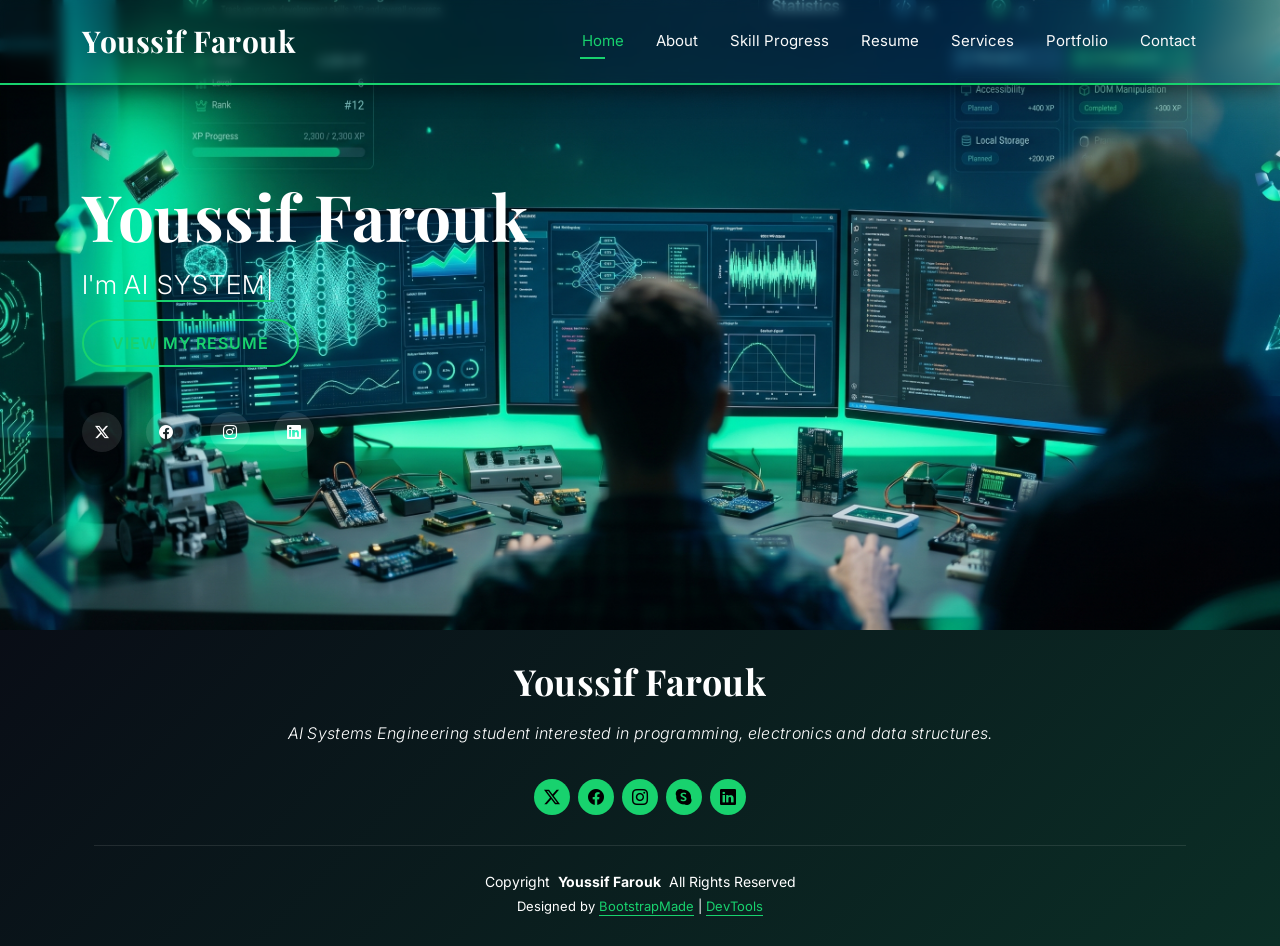
<file: index.html>
<!DOCTYPE html>
<html lang="en">

<head>
  <meta charset="utf-8">
  <meta content="width=device-width, initial-scale=1.0" name="viewport">
  <title>My CV</title>
  <meta name="description" content="Youssif Farouk CV page">
  <meta name="author" content="Youssif Farouk">
  <meta name="keywords" content="">

  <!-- Favicons -->
  <link href="assets/img/favicon.png" rel="icon">
  <link href="assets/img/apple-touch-icon.png" rel="apple-touch-icon">

  <!-- Fonts -->
  <link href="https://fonts.googleapis.com" rel="preconnect">
  <link href="https://fonts.gstatic.com" rel="preconnect" crossorigin>
  <link href="https://fonts.googleapis.com/css2?family=Roboto:ital,wght@0,100;0,300;0,400;0,500;0,700;0,900;1,100;1,300;1,400;1,500;1,700;1,900&family=Poppins:ital,wght@0,100;0,200;0,300;0,400;0,500;0,600;0,700;0,800;0,900;1,100;1,200;1,300;1,400;1,500;1,600;1,700;1,800;1,900&family=Raleway:ital,wght@0,100;0,200;0,300;0,400;0,500;0,600;0,700;0,800;0,900;1,100;1,200;1,300;1,400;1,500;1,600;1,700;1,800;1,900&display=swap" rel="stylesheet">

  <!-- Vendor CSS Files -->
  <link href="assets/vendor/bootstrap/css/bootstrap.min.css" rel="stylesheet">
  <link href="assets/vendor/bootstrap-icons/bootstrap-icons.css" rel="stylesheet">
  <link href="assets/vendor/aos/aos.css" rel="stylesheet">
  <link href="assets/vendor/swiper/swiper-bundle.min.css" rel="stylesheet">
  <link href="assets/vendor/glightbox/css/glightbox.min.css" rel="stylesheet">

  <!-- Main CSS File -->
  <link href="assets/css/main.css" rel="stylesheet"> <link href="assets/css/custom.css" rel="stylesheet">

  <!-- =======================================================
  * Template Name: Personal
  * Template URL: https://bootstrapmade.com/personal-free-resume-bootstrap-template/
  * Updated: Mar 05 2025 with Bootstrap v5.3.3
  * Author: BootstrapMade.com
  * License: https://bootstrapmade.com/license/
  ======================================================== -->
</head>

<body class="index-page">

  <header id="header" class="header d-flex align-items-center fixed-top">
    <div class="container-fluid container-xl position-relative d-flex align-items-center justify-content-between">

      <a href="index.html" class="logo d-flex align-items-center">
        <!-- Uncomment the line below if you also wish to use an image logo -->
        <!-- <img src="assets/img/logo.webp" alt=""> -->

        <h1 class="sitename">Youssif Farouk</h1>      </a>

      <nav id="navmenu" class="navmenu">
        <ul>
          <li><a href="index.html" class="active">Home</a></li>
          <li><a href="about.html">About</a></li>
          <li><a href="about.html#progress-module">Skill Progress</a></li>
          <li><a href="resume.html">Resume</a></li>
          <li><a href="services.html">Services</a></li>
          <li><a href="portfolio.html">Portfolio</a></li>
          <li><a href="contact.html">Contact</a></li>
        </ul>
        <i class="mobile-nav-toggle d-xl-none bi bi-list"></i>
      </nav>

    </div>
  </header>

  <main class="main">

    <!-- Hero Section -->
    <section id="hero" class="hero section dark-background">

      <img src="assets/img/hero-bg.jpg" alt="" data-aos="fade-in">

      <div class="container" data-aos="zoom-out" data-aos-delay="100">
  <h2>Youssif Farouk</h2>
  <p>I'm <span class="typed" data-typed-items="AI SYSTEMS Engineering Student, Programmer"></span></p>
  <a href="resume.html" class="btn-custom">View my Resume</a>
  <div class="social-links">
    <a href="#"><i class="bi bi-twitter-x"></i></a>
    <a href="#"><i class="bi bi-facebook"></i></a>
    <a href="#"><i class="bi bi-instagram"></i></a>
    <a href="#"><i class="bi bi-linkedin"></i></a>
  </div>
</div>

    </section><!-- /Hero Section -->

  </main>

  <footer id="footer" class="footer dark-background">
    <div class="container">
      <h3 class="sitename">Youssif Farouk</h3>
      <p>AI Systems Engineering student interested in programming, electronics and data structures.</p>
      <div class="social-links d-flex justify-content-center">
        <a href=""><i class="bi bi-twitter-x"></i></a>
        <a href=""><i class="bi bi-facebook"></i></a>
        <a href=""><i class="bi bi-instagram"></i></a>
        <a href=""><i class="bi bi-skype"></i></a>
        <a href=""><i class="bi bi-linkedin"></i></a>
      </div>
      <div class="container">
        <div class="copyright">
          <span>Copyright</span> <strong class="px-1 sitename">Youssif Farouk</strong> <span>All Rights Reserved</span>
        </div>
        <div class="credits">
          <!-- All the links in the footer should remain intact. -->
          <!-- You can delete the links only if you've purchased the pro version. -->
          <!-- Licensing information: https://bootstrapmade.com/license/ -->
          <!-- Purchase the pro version with working PHP/AJAX contact form: [buy-url] -->
          Designed by <a href="https://bootstrapmade.com/">BootstrapMade</a> | <a href="https://bootstrapmade.com/tools/">DevTools</a>
        </div>
      </div>
    </div>
  </footer>

  <!-- Scroll Top -->
  <a href="#" id="scroll-top" class="scroll-top d-flex align-items-center justify-content-center"><i class="bi bi-arrow-up-short"></i></a>

  <!-- Preloader -->
  <div id="preloader"></div>

  <!-- Vendor JS Files -->
  <script src="assets/vendor/bootstrap/js/bootstrap.bundle.min.js"></script>
  <script src="assets/vendor/php-email-form/validate.js"></script>
  <script src="assets/vendor/aos/aos.js"></script>
  <script src="assets/vendor/typed.js/typed.umd.js"></script>
  <script src="assets/vendor/purecounter/purecounter_vanilla.js"></script>
  <script src="assets/vendor/waypoints/noframework.waypoints.js"></script>
  <script src="assets/vendor/swiper/swiper-bundle.min.js"></script>
  <script src="assets/vendor/glightbox/js/glightbox.min.js"></script>
  <script src="assets/vendor/imagesloaded/imagesloaded.pkgd.min.js"></script>
  <script src="assets/vendor/isotope-layout/isotope.pkgd.min.js"></script>

  <!-- Main JS File -->
  <script src="assets/js/main.js"></script>

</body>

</html>
</file>
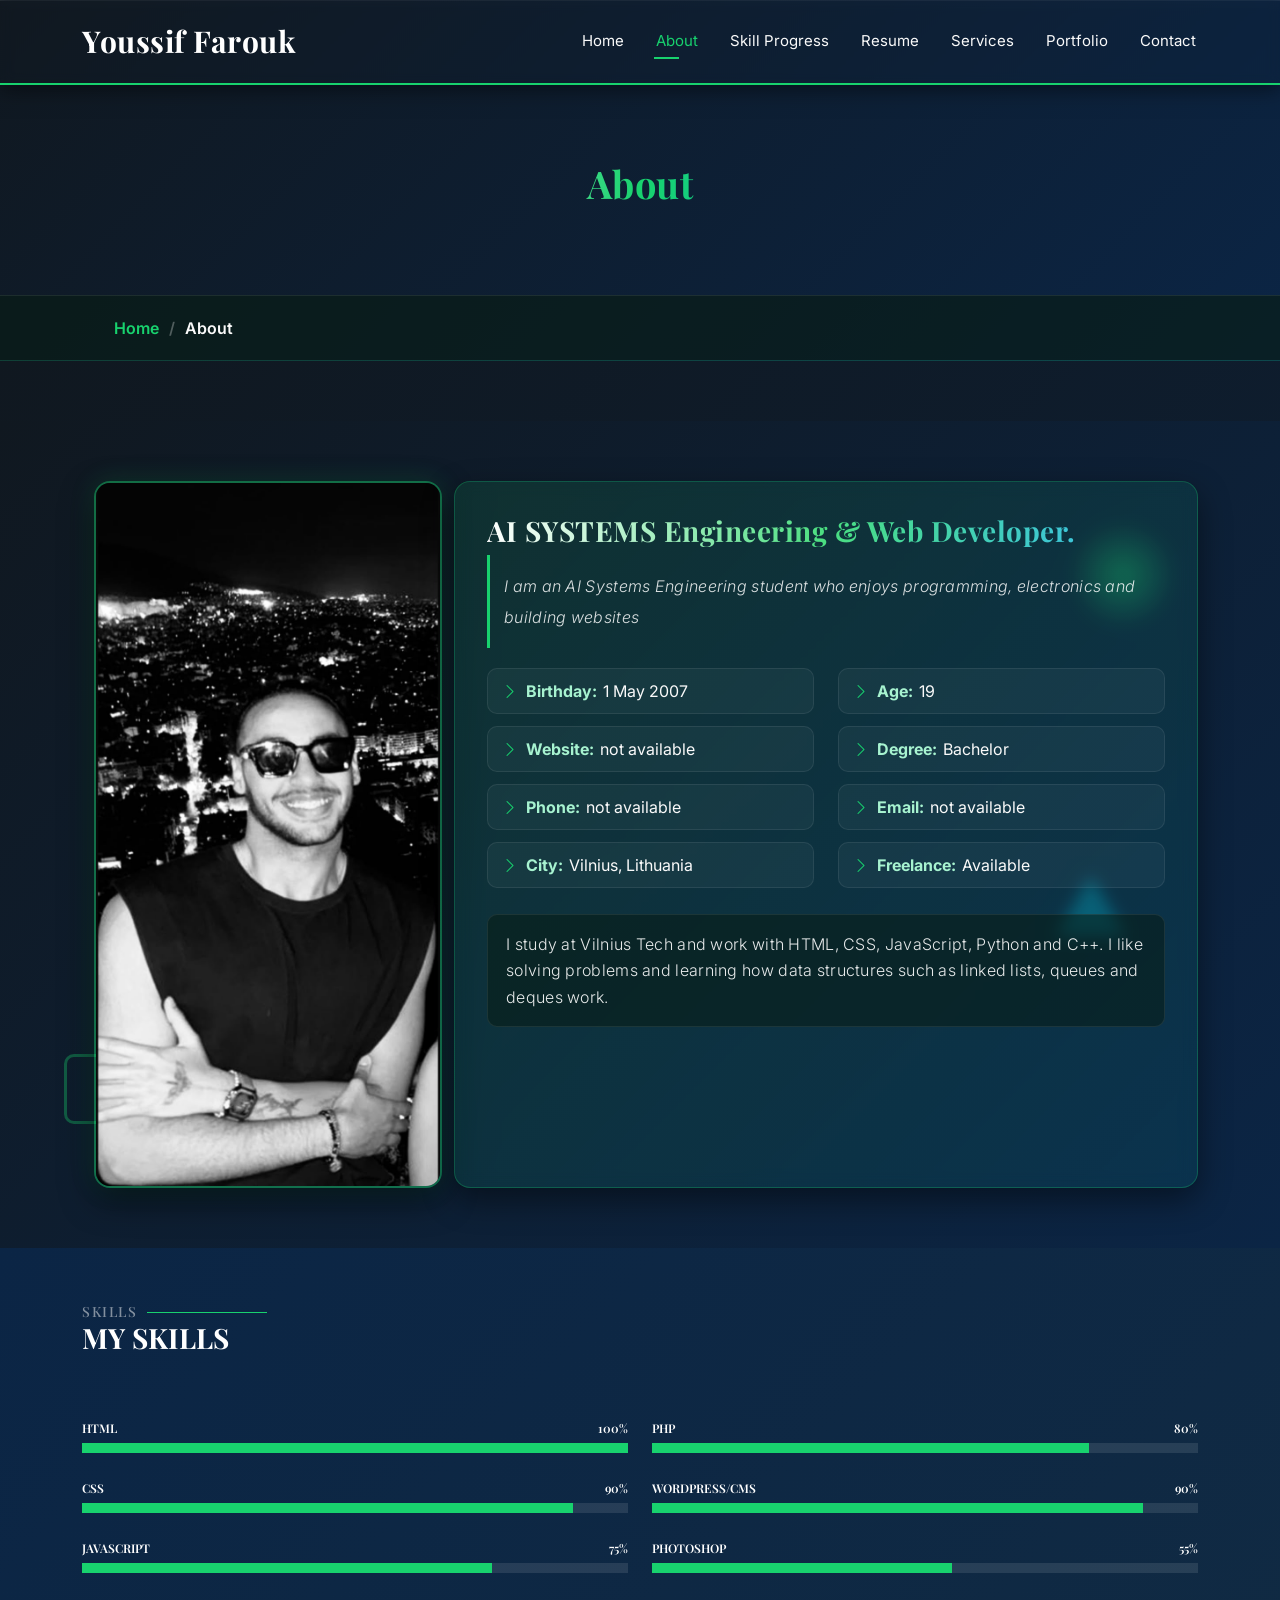
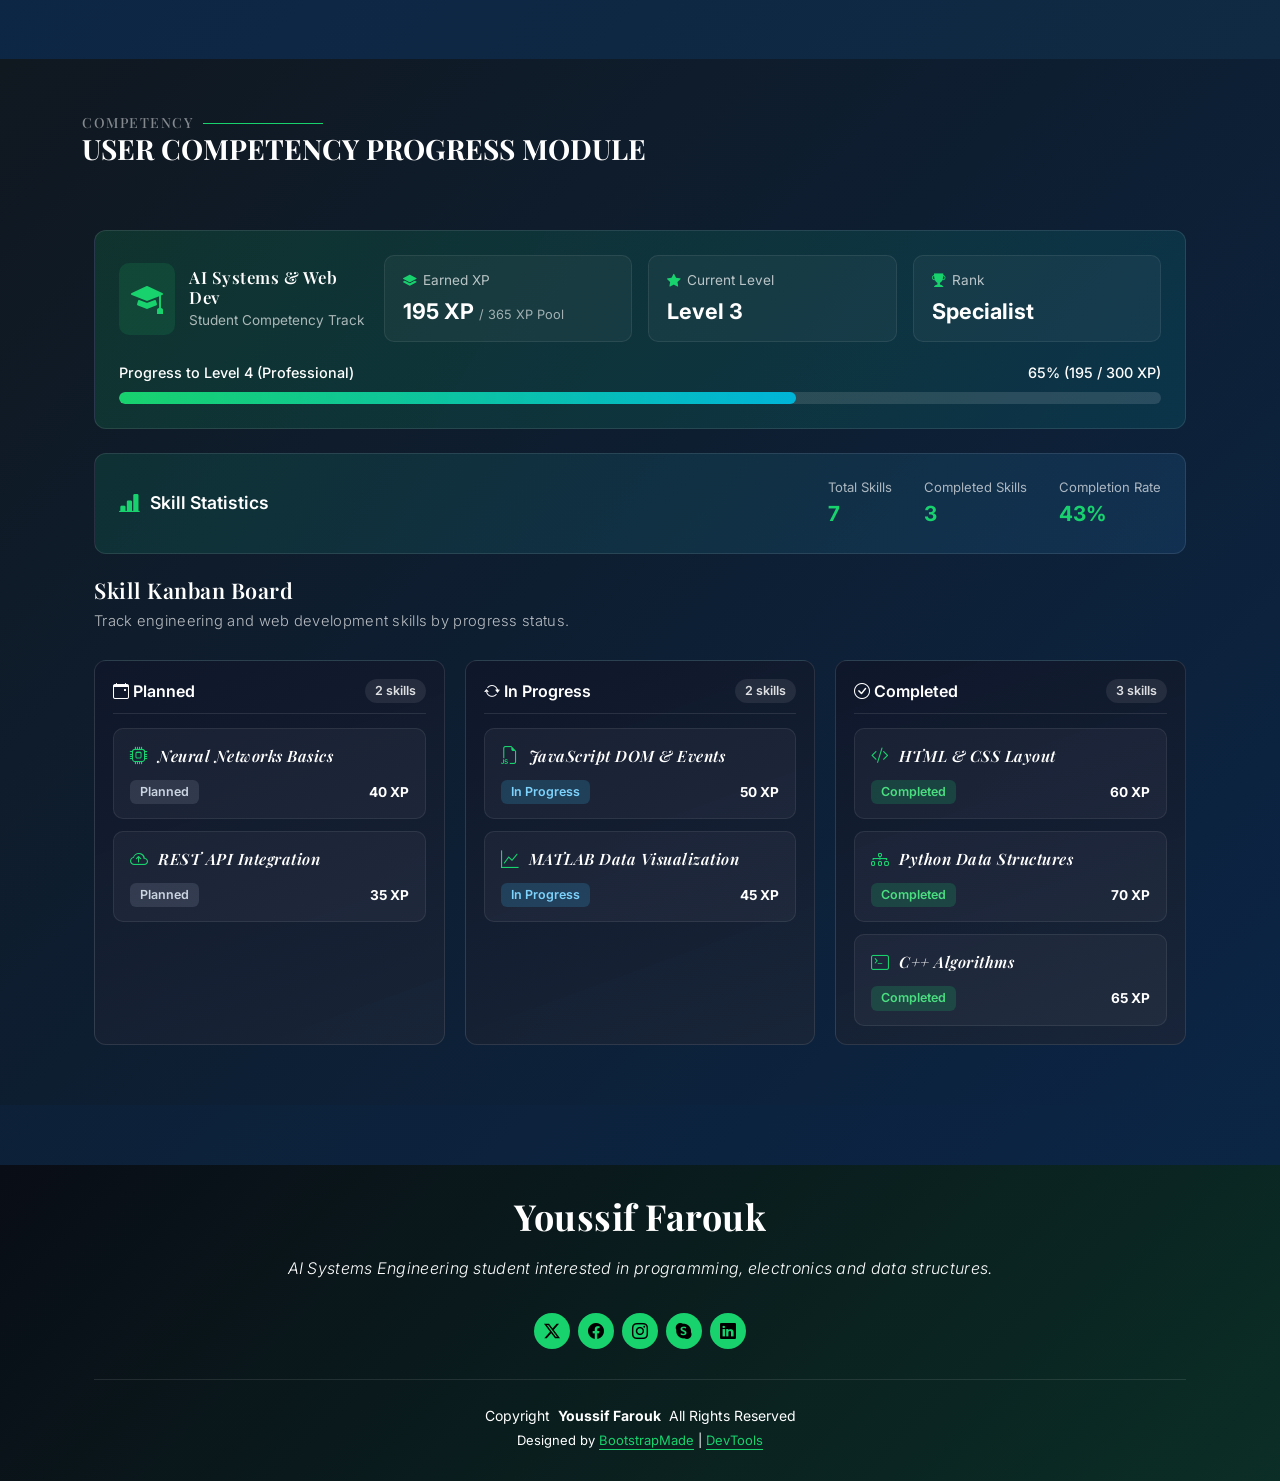
<file: about.html>
<!DOCTYPE html>
<html lang="en">

<head>
  <meta charset="utf-8">
  <meta content="width=device-width, initial-scale=1.0" name="viewport">
  <title>About - Personal Bootstrap Template</title>
  <meta name="description" content="">
  <meta name="keywords" content="">

  <!-- Favicons -->
  <link href="assets/img/favicon.png" rel="icon">
  <link href="assets/img/apple-touch-icon.png" rel="apple-touch-icon">

  <!-- Fonts -->
  <link href="https://fonts.googleapis.com" rel="preconnect">
  <link href="https://fonts.gstatic.com" rel="preconnect" crossorigin>
  <link href="https://fonts.googleapis.com/css2?family=Roboto:ital,wght@0,100;0,300;0,400;0,500;0,700;0,900;1,100;1,300;1,400;1,500;1,700;1,900&family=Poppins:ital,wght@0,100;0,200;0,300;0,400;0,500;0,600;0,700;0,800;0,900;1,100;1,200;1,300;1,400;1,500;1,600;1,700;1,800;1,900&family=Raleway:ital,wght@0,100;0,200;0,300;0,400;0,500;0,600;0,700;0,800;0,900;1,100;1,200;1,300;1,400;1,500;1,600;1,700;1,800;1,900&display=swap" rel="stylesheet">

  <!-- Vendor CSS Files -->
  <link href="assets/vendor/bootstrap/css/bootstrap.min.css" rel="stylesheet">
  <link href="assets/vendor/bootstrap-icons/bootstrap-icons.css" rel="stylesheet">
  <link href="assets/vendor/aos/aos.css" rel="stylesheet">
  <link href="assets/vendor/swiper/swiper-bundle.min.css" rel="stylesheet">
  <link href="assets/vendor/glightbox/css/glightbox.min.css" rel="stylesheet">

  <!-- Main CSS File -->
  <link href="assets/css/main.css" rel="stylesheet"> <link href="assets/css/custom.css" rel="stylesheet">

  <!-- =======================================================
  * Template Name: Personal
  * Template URL: https://bootstrapmade.com/personal-free-resume-bootstrap-template/
  * Updated: Mar 05 2025 with Bootstrap v5.3.3
  * Author: BootstrapMade.com
  * License: https://bootstrapmade.com/license/
  ======================================================== -->
</head>

<body class="about-page">

  <header id="header" class="header d-flex align-items-center fixed-top">
    <div class="container-fluid container-xl position-relative d-flex align-items-center justify-content-between">

      <a href="index.html" class="logo d-flex align-items-center">
        <!-- Uncomment the line below if you also wish to use an image logo -->
        <!-- <img src="assets/img/logo.webp" alt=""> -->
        <h1 class="sitename">Youssif Farouk</h1>
      </a>

      <nav id="navmenu" class="navmenu">
        <ul>
          <li><a href="index.html">Home</a></li>
          <li><a href="about.html" class="active">About</a></li>
          <li><a href="about.html#progress-module">Skill Progress</a></li>
          <li><a href="resume.html">Resume</a></li>
          <li><a href="services.html">Services</a></li>
          <li><a href="portfolio.html">Portfolio</a></li>
          <li><a href="contact.html">Contact</a></li>
        </ul>
        <i class="mobile-nav-toggle d-xl-none bi bi-list"></i>
      </nav>

    </div>
  </header>

  <main class="main">

    <!-- Page Title -->
    <div class="page-title" data-aos="fade">
      <div class="heading">
        <div class="container">
          <div class="row d-flex justify-content-center text-center">
            <div class="col-lg-8">
              <h1>About</h1>
            </div>
          </div>
        </div>
      </div>
      <nav class="breadcrumbs">
        <div class="container">
          <ol>
            <li><a href="index.html">Home</a></li>
            <li class="current">About</li>
          </ol>
        </div>
      </nav>
    </div><!-- End Page Title -->

    <!-- About Section -->
    <section id="about" class="about section">

      <!-- About Section -->
    <section id="about" class="about section">

      <!-- Animated CSS Shapes (Complementary Task 2) -->
      <div class="about-shape shape-circle"></div>
      <div class="about-shape shape-square"></div>
      <div class="about-shape shape-triangle"></div>

      <div class="container" data-aos="fade-up" data-aos-delay="100">

      <div class="container" data-aos="fade-up" data-aos-delay="100">

        <div class="row gy-4 justify-content-center">
          <div class="col-lg-4">
            <img src="assets/img/profile-img.jpg" class="img-fluid" alt="">
          </div>
          <div class="col-lg-8 content">
            <h2>AI SYSTEMS Engineering &amp; Web Developer.</h2>
            <p class="fst-italic py-3">
              I am an AI Systems Engineering student who enjoys programming, electronics and building websites
            </p>
            <div class="row">
              <div class="col-lg-6">
                <ul>
                  <li><i class="bi bi-chevron-right"></i> <strong>Birthday:</strong> <span>1 May 2007</span></li>
                  <li><i class="bi bi-chevron-right"></i> <strong>Website:</strong> <span>not available</span></li>
                  <li><i class="bi bi-chevron-right"></i> <strong>Phone:</strong> <span>not available</span></li>
                  <li><i class="bi bi-chevron-right"></i> <strong>City:</strong> <span>Vilnius, Lithuania</span></li>
                </ul>
              </div>
              <div class="col-lg-6">
                <ul>
                  <li><i class="bi bi-chevron-right"></i> <strong>Age:</strong> <span>19</span></li>
                  <li><i class="bi bi-chevron-right"></i> <strong>Degree:</strong> <span>Bachelor</span></li>
                  <li><i class="bi bi-chevron-right"></i> <strong>Email:</strong> <span>not available</span></li>
                  <li><i class="bi bi-chevron-right"></i> <strong>Freelance:</strong> <span>Available</span></li>
                </ul>
              </div>
            </div>
            <p class="py-3">
              I study at Vilnius Tech and work with HTML, CSS, JavaScript, Python and C++. I like solving problems and learning how data structures such as linked lists, queues and deques work.
            </p>
          </div>
        </div>

      </div>

    </section><!-- /About Section -->

    <!-- Skills Section -->
    <section id="skills" class="skills section">

      <!-- Section Title -->
      <div class="container section-title" data-aos="fade-up">
        <h2>Skills</h2>
        <div><span>My</span> <span class="description-title">Skills</span></div>
      </div><!-- End Section Title -->

      <div class="container" data-aos="fade-up" data-aos-delay="100">

        <div class="row skills-content skills-animation">

          <div class="col-lg-6">

            <div class="progress">
              <span class="skill"><span>HTML</span> <i class="val">100%</i></span>
              <div class="progress-bar-wrap">
                <div class="progress-bar" role="progressbar" aria-valuenow="100" aria-valuemin="0" aria-valuemax="100"></div>
              </div>
            </div><!-- End Skills Item -->

            <div class="progress">
              <span class="skill"><span>CSS</span> <i class="val">90%</i></span>
              <div class="progress-bar-wrap">
                <div class="progress-bar" role="progressbar" aria-valuenow="90" aria-valuemin="0" aria-valuemax="100"></div>
              </div>
            </div><!-- End Skills Item -->

            <div class="progress">
              <span class="skill"><span>JavaScript</span> <i class="val">75%</i></span>
              <div class="progress-bar-wrap">
                <div class="progress-bar" role="progressbar" aria-valuenow="75" aria-valuemin="0" aria-valuemax="100"></div>
              </div>
            </div><!-- End Skills Item -->

          </div>

          <div class="col-lg-6">

            <div class="progress">
              <span class="skill"><span>PHP</span> <i class="val">80%</i></span>
              <div class="progress-bar-wrap">
                <div class="progress-bar" role="progressbar" aria-valuenow="80" aria-valuemin="0" aria-valuemax="100"></div>
              </div>
            </div><!-- End Skills Item -->

            <div class="progress">
              <span class="skill"><span>WordPress/CMS</span> <i class="val">90%</i></span>
              <div class="progress-bar-wrap">
                <div class="progress-bar" role="progressbar" aria-valuenow="90" aria-valuemin="0" aria-valuemax="100"></div>
              </div>
            </div><!-- End Skills Item -->

            <div class="progress">
              <span class="skill"><span>Photoshop</span> <i class="val">55%</i></span>
              <div class="progress-bar-wrap">
                <div class="progress-bar" role="progressbar" aria-valuenow="55" aria-valuemin="0" aria-valuemax="100"></div>
              </div>
            </div><!-- End Skills Item -->

          </div>

        </div>

      </div>

    </section><!-- /Skills Section -->
<!-- User Competency Progress Module Section -->
    <section id="progress-module" class="progress-module section">

      <!-- Section Title -->
      <div class="container section-title" data-aos="fade-up">
        <h2>Competency</h2>
        <div><span>User Competency</span> <span class="description-title">Progress Module</span></div>
      </div><!-- End Section Title -->

      <div class="container" data-aos="fade-up" data-aos-delay="100">
      <div class="container" data-aos="fade-up" data-aos-delay="100">
        <div class="ucp-wrapper">

          <!-- 1. Top Row: XP, Level, Rank & Progress Bar (Tasks 3 & 4) -->
          <div class="ucp-summary-card">
            <div class="ucp-metrics-row">
              <div class="ucp-profile-badge">
                <i class="bi bi-mortarboard-fill"></i>
                <div>
                  <h4>AI Systems &amp; Web Dev</h4>
                  <span>Student Competency Track</span>
                </div>
              </div>

              <div class="ucp-metric-box xp-box">
                <span class="ucp-metric-label"><i class="bi bi-layers-fill"></i> Earned XP</span>
                <strong class="ucp-metric-value">195 XP <small>/ 365 XP Pool</small></strong>
              </div>

              <div class="ucp-metric-box level-box">
                <span class="ucp-metric-label"><i class="bi bi-star-fill"></i> Current Level</span>
                <strong class="ucp-metric-value">Level 3</strong>
              </div>

              <div class="ucp-metric-box rank-box">
                <span class="ucp-metric-label"><i class="bi bi-trophy-fill"></i> Rank</span>
                <strong class="ucp-metric-value">Specialist</strong>
              </div>
            </div>

            <!-- Experience Points Progress Bar (Task 4) -->
            <div class="ucp-xp-progress">
              <div class="ucp-xp-progress-header">
                <span>Progress to Level 4 (Professional)</span>
                <span>65% (195 / 300 XP)</span>
              </div>
              <div class="ucp-xp-bar-track">
                <div class="ucp-xp-bar-fill" style="width: 65%;"></div>
              </div>
            </div>
          </div>

          <!-- 2. Middle Row: Skill Progress Statistics (Task 5) -->
          <div class="ucp-stats-bar">
            <div class="ucp-stats-title">
              <i class="bi bi-bar-chart-line-fill"></i>
              <span>Skill Statistics</span>
            </div>
            <div class="ucp-stats-items">
              <div class="ucp-stat-item">
                <span class="ucp-stat-label">Total Skills</span>
                <strong class="ucp-stat-number">7</strong>
              </div>
              <div class="ucp-stat-item">
                <span class="ucp-stat-label">Completed Skills</span>
                <strong class="ucp-stat-number">3</strong>
              </div>
              <div class="ucp-stat-item">
                <span class="ucp-stat-label">Completion Rate</span>
                <strong class="ucp-stat-number">43%</strong>
              </div>
            </div>
          </div>

          <!-- 3. Bottom Row: Skill Kanban Board (Task 2) -->
          <div class="ucp-kanban-header">
            <h3>Skill Kanban Board</h3>
            <p>Track engineering and web development skills by progress status.</p>
          </div>

          <div class="ucp-kanban-board">

            <!-- Column 1: Planned -->
            <div class="ucp-column col-planned">
              <div class="ucp-column-header">
                <span><i class="bi bi-calendar-event"></i> Planned</span>
                <span class="ucp-count-badge">2 skills</span>
              </div>
              <div class="ucp-card-list">
                <div class="ucp-skill-card">
                  <div class="ucp-skill-title">
                    <i class="bi bi-cpu"></i>
                    <h5>Neural Networks Basics</h5>
                  </div>
                  <div class="ucp-skill-meta">
                    <span class="ucp-status status-planned">Planned</span>
                    <span class="ucp-xp-tag">40 XP</span>
                  </div>
                </div>

                <div class="ucp-skill-card">
                  <div class="ucp-skill-title">
                    <i class="bi bi-cloud-arrow-up"></i>
                    <h5>REST API Integration</h5>
                  </div>
                  <div class="ucp-skill-meta">
                    <span class="ucp-status status-planned">Planned</span>
                    <span class="ucp-xp-tag">35 XP</span>
                  </div>
                </div>
              </div>
            </div>

            <!-- Column 2: In Progress -->
            <div class="ucp-column col-progress">
              <div class="ucp-column-header">
                <span><i class="bi bi-arrow-repeat"></i> In Progress</span>
                <span class="ucp-count-badge">2 skills</span>
              </div>
              <div class="ucp-card-list">
                <div class="ucp-skill-card">
                  <div class="ucp-skill-title">
                    <i class="bi bi-filetype-js"></i>
                    <h5>JavaScript DOM &amp; Events</h5>
                  </div>
                  <div class="ucp-skill-meta">
                    <span class="ucp-status status-progress">In Progress</span>
                    <span class="ucp-xp-tag">50 XP</span>
                  </div>
                </div>

                <div class="ucp-skill-card">
                  <div class="ucp-skill-title">
                    <i class="bi bi-graph-up"></i>
                    <h5>MATLAB Data Visualization</h5>
                  </div>
                  <div class="ucp-skill-meta">
                    <span class="ucp-status status-progress">In Progress</span>
                    <span class="ucp-xp-tag">45 XP</span>
                  </div>
                </div>
              </div>
            </div>

            <!-- Column 3: Completed -->
            <div class="ucp-column col-completed">
              <div class="ucp-column-header">
                <span><i class="bi bi-check-circle"></i> Completed</span>
                <span class="ucp-count-badge">3 skills</span>
              </div>
              <div class="ucp-card-list">
                <div class="ucp-skill-card">
                  <div class="ucp-skill-title">
                    <i class="bi bi-code-slash"></i>
                    <h5>HTML &amp; CSS Layout</h5>
                  </div>
                  <div class="ucp-skill-meta">
                    <span class="ucp-status status-completed">Completed</span>
                    <span class="ucp-xp-tag">60 XP</span>
                  </div>
                </div>

                <div class="ucp-skill-card">
                  <div class="ucp-skill-title">
                    <i class="bi bi-diagram-3"></i>
                    <h5>Python Data Structures</h5>
                  </div>
                  <div class="ucp-skill-meta">
                    <span class="ucp-status status-completed">Completed</span>
                    <span class="ucp-xp-tag">70 XP</span>
                  </div>
                </div>

                <div class="ucp-skill-card">
                  <div class="ucp-skill-title">
                    <i class="bi bi-terminal"></i>
                    <h5>C++ Algorithms</h5>
                  </div>
                  <div class="ucp-skill-meta">
                    <span class="ucp-status status-completed">Completed</span>
                    <span class="ucp-xp-tag">65 XP</span>
                  </div>
                </div>
              </div>
            </div>

          </div><!-- End Kanban Board -->

        </div>
      </div>
      </div>

    </section><!-- /User Competency Progress Module Section -->
  </main>

  <footer id="footer" class="footer dark-background">
    <div class="container">
      <h3 class="sitename">Youssif Farouk</h3>
      <p>AI Systems Engineering student interested in programming, electronics and data structures.</p>
      <div class="social-links d-flex justify-content-center">
        <a href=""><i class="bi bi-twitter-x"></i></a>
        <a href=""><i class="bi bi-facebook"></i></a>
        <a href=""><i class="bi bi-instagram"></i></a>
        <a href=""><i class="bi bi-skype"></i></a>
        <a href=""><i class="bi bi-linkedin"></i></a>
      </div>
      <div class="container">
        <div class="copyright">
          <span>Copyright</span> <strong class="px-1 sitename">Youssif Farouk</strong> <span>All Rights Reserved</span>
        </div>
        <div class="credits">
          <!-- All the links in the footer should remain intact. -->
          <!-- You can delete the links only if you've purchased the pro version. -->
          <!-- Licensing information: https://bootstrapmade.com/license/ -->
          <!-- Purchase the pro version with working PHP/AJAX contact form: [buy-url] -->
          Designed by <a href="https://bootstrapmade.com/">BootstrapMade</a> | <a href="https://bootstrapmade.com/tools/">DevTools</a>
        </div>
      </div>
    </div>
  </footer>

  <!-- Scroll Top -->
  <a href="#" id="scroll-top" class="scroll-top d-flex align-items-center justify-content-center"><i class="bi bi-arrow-up-short"></i></a>

  <!-- Preloader -->
  <div id="preloader"></div>

  <!-- Vendor JS Files -->
  <script src="assets/vendor/bootstrap/js/bootstrap.bundle.min.js"></script>
  <script src="assets/vendor/php-email-form/validate.js"></script>
  <script src="assets/vendor/aos/aos.js"></script>
  <script src="assets/vendor/typed.js/typed.umd.js"></script>
  <script src="assets/vendor/purecounter/purecounter_vanilla.js"></script>
  <script src="assets/vendor/waypoints/noframework.waypoints.js"></script>
  <script src="assets/vendor/swiper/swiper-bundle.min.js"></script>
  <script src="assets/vendor/glightbox/js/glightbox.min.js"></script>
  <script src="assets/vendor/imagesloaded/imagesloaded.pkgd.min.js"></script>
  <script src="assets/vendor/isotope-layout/isotope.pkgd.min.js"></script>

  <!-- Main JS File -->
  <script src="assets/js/main.js"></script>

</body>

</html>
</file>
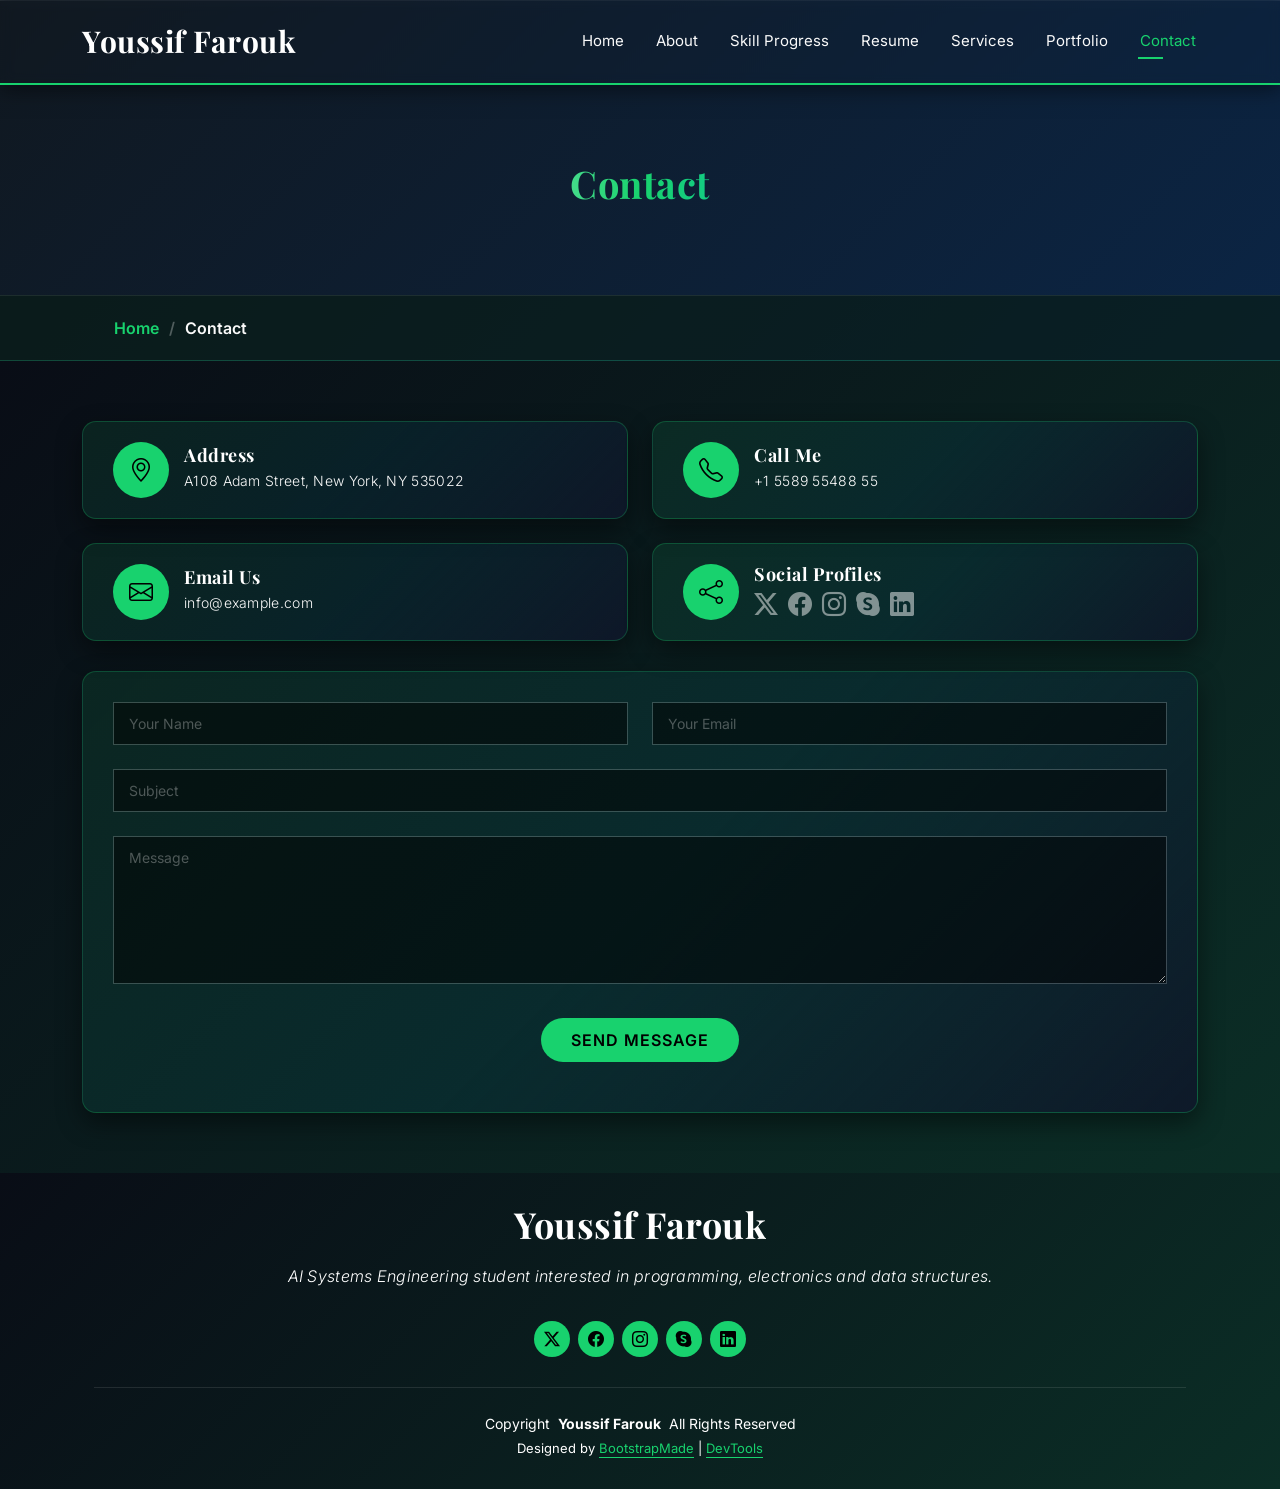
<file: contact.html>
<!DOCTYPE html>
<html lang="en">

<head>
  <meta charset="utf-8">
  <meta content="width=device-width, initial-scale=1.0" name="viewport">
  <title>Contact - Personal Bootstrap Template</title>
  <meta name="description" content="">
  <meta name="keywords" content="">

  <!-- Favicons -->
  <link href="assets/img/favicon.png" rel="icon">
  <link href="assets/img/apple-touch-icon.png" rel="apple-touch-icon">

  <!-- Fonts -->
  <link href="https://fonts.googleapis.com" rel="preconnect">
  <link href="https://fonts.gstatic.com" rel="preconnect" crossorigin>
  <link href="https://fonts.googleapis.com/css2?family=Roboto:ital,wght@0,100;0,300;0,400;0,500;0,700;0,900;1,100;1,300;1,400;1,500;1,700;1,900&family=Poppins:ital,wght@0,100;0,200;0,300;0,400;0,500;0,600;0,700;0,800;0,900;1,100;1,200;1,300;1,400;1,500;1,600;1,700;1,800;1,900&family=Raleway:ital,wght@0,100;0,200;0,300;0,400;0,500;0,600;0,700;0,800;0,900;1,100;1,200;1,300;1,400;1,500;1,600;1,700;1,800;1,900&display=swap" rel="stylesheet">

  <!-- Vendor CSS Files -->
  <link href="assets/vendor/bootstrap/css/bootstrap.min.css" rel="stylesheet">
  <link href="assets/vendor/bootstrap-icons/bootstrap-icons.css" rel="stylesheet">
  <link href="assets/vendor/aos/aos.css" rel="stylesheet">
  <link href="assets/vendor/swiper/swiper-bundle.min.css" rel="stylesheet">
  <link href="assets/vendor/glightbox/css/glightbox.min.css" rel="stylesheet">

  <!-- Main CSS File -->
  <link href="assets/css/main.css" rel="stylesheet"> <link href="assets/css/custom.css" rel="stylesheet">

  <!-- =======================================================
  * Template Name: Personal
  * Template URL: https://bootstrapmade.com/personal-free-resume-bootstrap-template/
  * Updated: Mar 05 2025 with Bootstrap v5.3.3
  * Author: BootstrapMade.com
  * License: https://bootstrapmade.com/license/
  ======================================================== -->
</head>

<body class="contact-page">

  <header id="header" class="header d-flex align-items-center fixed-top">
    <div class="container-fluid container-xl position-relative d-flex align-items-center justify-content-between">

      <a href="index.html" class="logo d-flex align-items-center">
        <!-- Uncomment the line below if you also wish to use an image logo -->
        <!-- <img src="assets/img/logo.webp" alt=""> -->
        <h1 class="sitename">Youssif Farouk</h1>
      </a>

      <nav id="navmenu" class="navmenu">
        <ul>
          <li><a href="index.html">Home</a></li>
          <li><a href="about.html">About</a></li>
          <li><a href="about.html#progress-module">Skill Progress</a></li>
          <li><a href="resume.html">Resume</a></li>
          <li><a href="services.html">Services</a></li>
          <li><a href="portfolio.html">Portfolio</a></li>
          <li><a href="contact.html" class="active">Contact</a></li>
        </ul>
        <i class="mobile-nav-toggle d-xl-none bi bi-list"></i>
      </nav>

    </div>
  </header>

  <main class="main">

    <!-- Page Title -->
    <div class="page-title" data-aos="fade">
      <div class="heading">
        <div class="container">
          <div class="row d-flex justify-content-center text-center">
            <div class="col-lg-8">
              <h1>Contact</h1>
            </div>
          </div>
        </div>
      </div>
      <nav class="breadcrumbs">
        <div class="container">
          <ol>
            <li><a href="index.html">Home</a></li>
            <li class="current">Contact</li>
          </ol>
        </div>
      </nav>
    </div><!-- End Page Title -->

    <!-- Contact Section -->
    <section id="contact" class="contact section">

      <div class="container" data-aos="fade-up" data-aos-delay="100">

        <div class="row gy-4">

          <div class="col-md-6">
            <div class="info-item d-flex align-items-center" data-aos="fade-up" data-aos-delay="200">
              <i class="icon bi bi-geo-alt flex-shrink-0"></i>
              <div>
                <h3>Address</h3>
                <p>A108 Adam Street, New York, NY 535022</p>
              </div>
            </div>
          </div><!-- End Info Item -->

          <div class="col-md-6">
            <div class="info-item d-flex align-items-center" data-aos="fade-up" data-aos-delay="300">
              <i class="icon bi bi-telephone flex-shrink-0"></i>
              <div>
                <h3>Call Me</h3>
                <p>+1 5589 55488 55</p>
              </div>
            </div>
          </div><!-- End Info Item -->

          <div class="col-md-6">
            <div class="info-item d-flex align-items-center" data-aos="fade-up" data-aos-delay="400">
              <i class="icon bi bi-envelope flex-shrink-0"></i>
              <div>
                <h3>Email Us</h3>
                <p>info@example.com</p>
              </div>
            </div>
          </div><!-- End Info Item -->

          <div class="col-md-6">
            <div class="info-item d-flex align-items-center" data-aos="fade-up" data-aos-delay="500">
              <i class="icon bi bi-share flex-shrink-0"></i>
              <div>
                <h3>Social Profiles</h3>
                <div class="social-links">
                  <a href="#"><i class="bi bi-twitter-x"></i></a>
                  <a href="#"><i class="bi bi-facebook"></i></a>
                  <a href="#"><i class="bi bi-instagram"></i></a>
                  <a href="#"><i class="bi bi-skype"></i></a>
                  <a href="#"><i class="bi bi-linkedin"></i></a>
                </div>
              </div>
            </div>
          </div><!-- End Info Item -->

        </div>

        <form action="forms/contact.php" method="post" class="php-email-form" data-aos="fade-up" data-aos-delay="600">
          <div class="row gy-4">

            <div class="col-md-6">
              <input type="text" name="name" class="form-control" placeholder="Your Name" required="">
            </div>

            <div class="col-md-6 ">
              <input type="email" class="form-control" name="email" placeholder="Your Email" required="">
            </div>

            <div class="col-md-12">
              <input type="text" class="form-control" name="subject" placeholder="Subject" required="">
            </div>

            <div class="col-md-12">
              <textarea class="form-control" name="message" rows="6" placeholder="Message" required=""></textarea>
            </div>

            <div class="col-md-12 text-center">
              <div class="loading">Loading</div>
              <div class="error-message"></div>
              <div class="sent-message">Your message has been sent. Thank you!</div>

              <button type="submit">Send Message</button>
            </div>

          </div>
        </form><!-- End Contact Form -->

      </div>

    </section><!-- /Contact Section -->

  </main>

  <footer id="footer" class="footer dark-background">
    <div class="container">
      <h3 class="sitename">Youssif Farouk</h3>
      <p>AI Systems Engineering student interested in programming, electronics and data structures.</p>
      <div class="social-links d-flex justify-content-center">
        <a href=""><i class="bi bi-twitter-x"></i></a>
        <a href=""><i class="bi bi-facebook"></i></a>
        <a href=""><i class="bi bi-instagram"></i></a>
        <a href=""><i class="bi bi-skype"></i></a>
        <a href=""><i class="bi bi-linkedin"></i></a>
      </div>
      <div class="container">
        <div class="copyright">
          <span>Copyright</span> <strong class="px-1 sitename">Youssif Farouk</strong> <span>All Rights Reserved</span>
        </div>
        <div class="credits">
          <!-- All the links in the footer should remain intact. -->
          <!-- You can delete the links only if you've purchased the pro version. -->
          <!-- Licensing information: https://bootstrapmade.com/license/ -->
          <!-- Purchase the pro version with working PHP/AJAX contact form: [buy-url] -->
          Designed by <a href="https://bootstrapmade.com/">BootstrapMade</a> | <a href="https://bootstrapmade.com/tools/">DevTools</a>
        </div>
      </div>
    </div>
  </footer>

  <!-- Scroll Top -->
  <a href="#" id="scroll-top" class="scroll-top d-flex align-items-center justify-content-center"><i class="bi bi-arrow-up-short"></i></a>

  <!-- Preloader -->
  <div id="preloader"></div>

  <!-- Vendor JS Files -->
  <script src="assets/vendor/bootstrap/js/bootstrap.bundle.min.js"></script>
  <script src="assets/vendor/php-email-form/validate.js"></script>
  <script src="assets/vendor/aos/aos.js"></script>
  <script src="assets/vendor/typed.js/typed.umd.js"></script>
  <script src="assets/vendor/purecounter/purecounter_vanilla.js"></script>
  <script src="assets/vendor/waypoints/noframework.waypoints.js"></script>
  <script src="assets/vendor/swiper/swiper-bundle.min.js"></script>
  <script src="assets/vendor/glightbox/js/glightbox.min.js"></script>
  <script src="assets/vendor/imagesloaded/imagesloaded.pkgd.min.js"></script>
  <script src="assets/vendor/isotope-layout/isotope.pkgd.min.js"></script>

  <!-- Main JS File -->
  <script src="assets/js/main.js"></script>

</body>

</html>
</file>
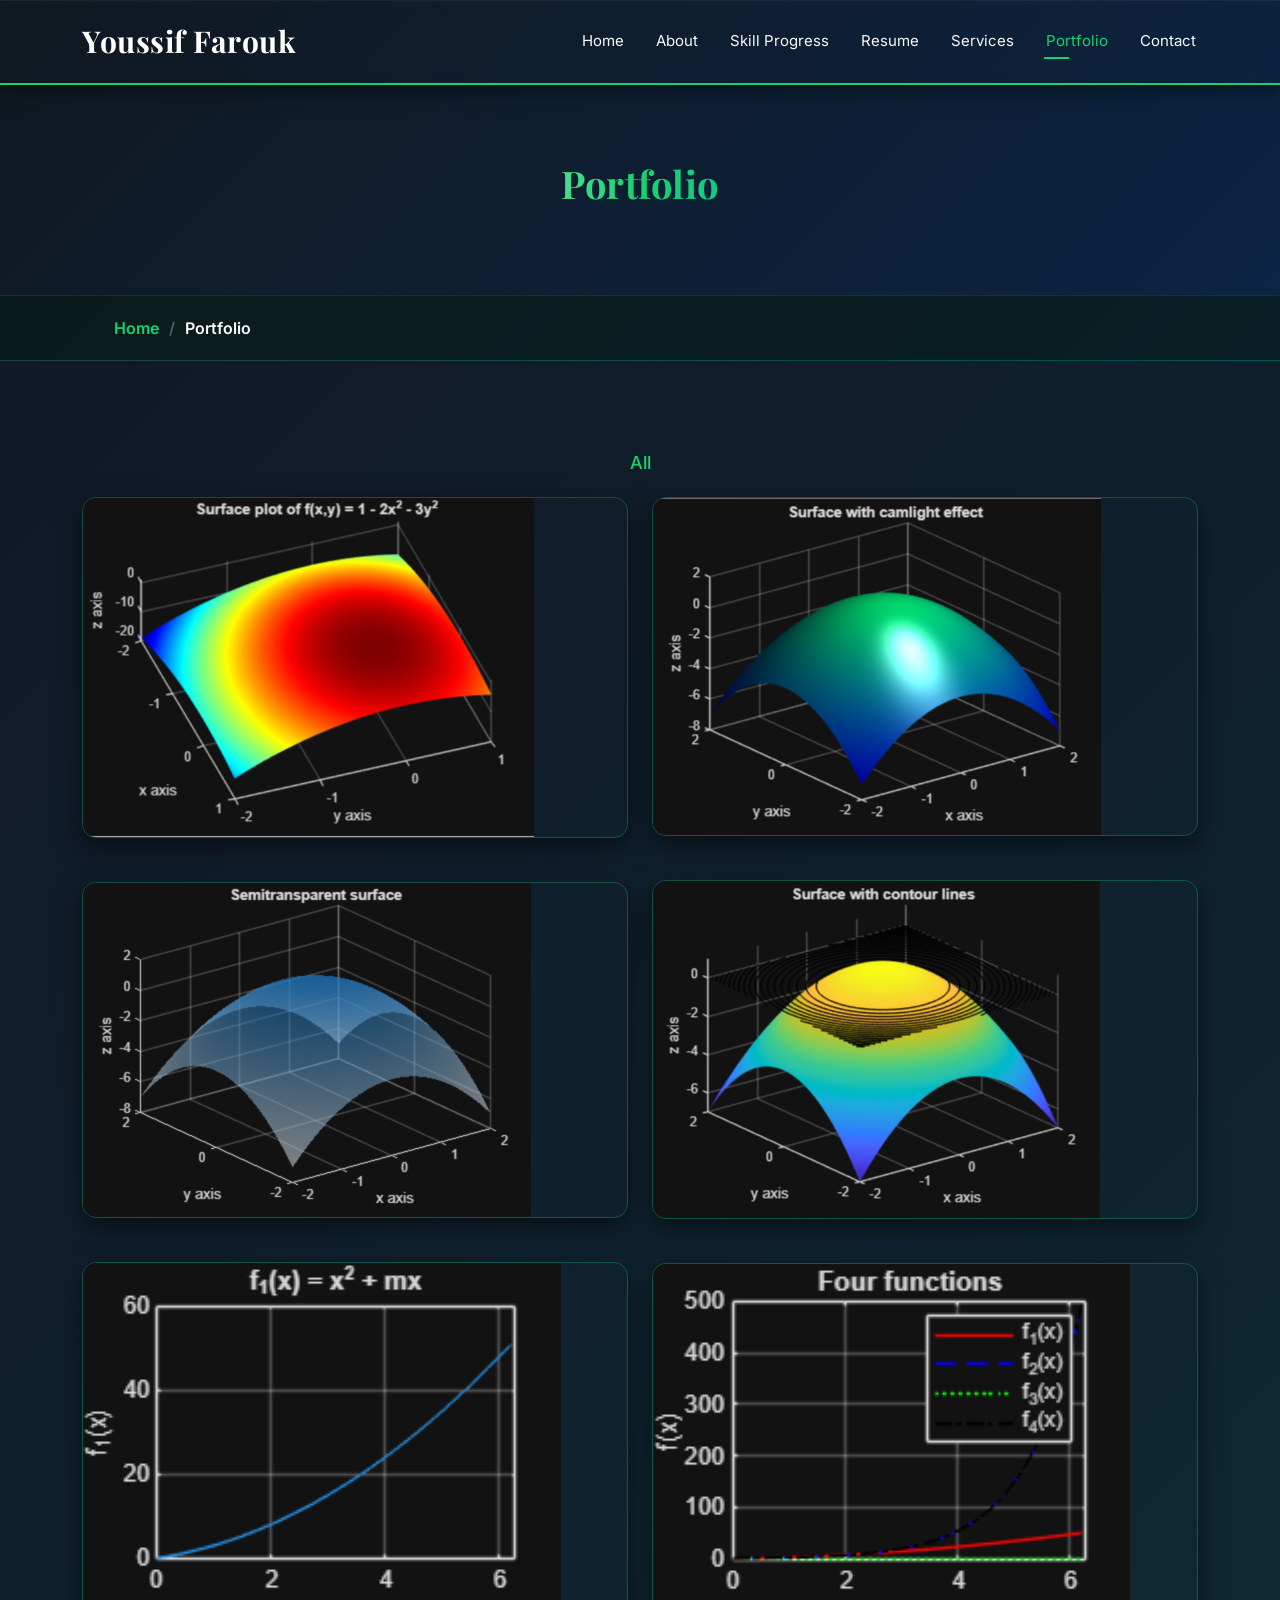
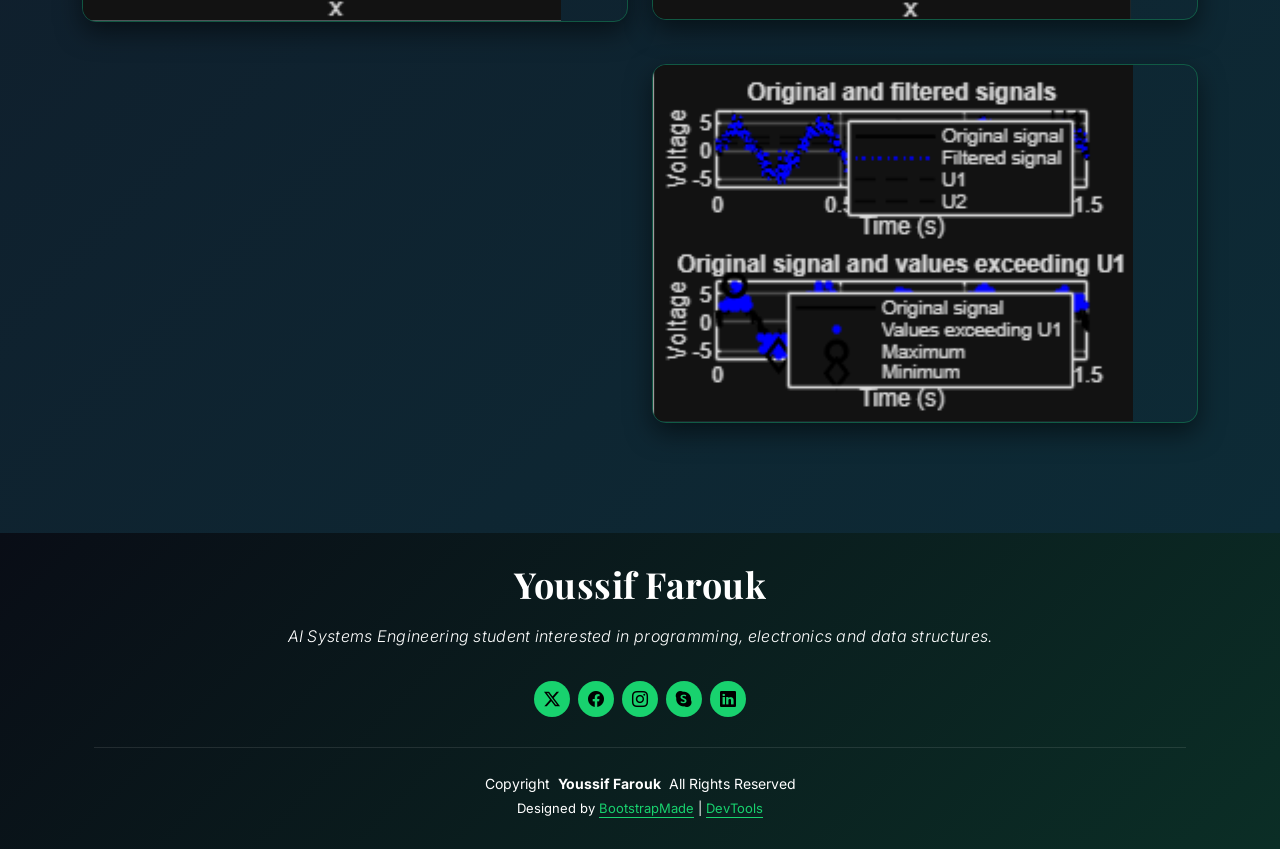
<file: portfolio.html>
<!DOCTYPE html>
<html lang="en">

<head>
  <meta charset="utf-8">
  <meta content="width=device-width, initial-scale=1.0" name="viewport">
  <title>Portfolio - Personal Bootstrap Template</title>
  <meta name="description" content="">
  <meta name="keywords" content="">

  <!-- Favicons -->
  <link href="assets/img/favicon.png" rel="icon">
  <link href="assets/img/apple-touch-icon.png" rel="apple-touch-icon">

  <!-- Fonts -->
  <link href="https://fonts.googleapis.com" rel="preconnect">
  <link href="https://fonts.gstatic.com" rel="preconnect" crossorigin>
  <link href="https://fonts.googleapis.com/css2?family=Roboto:ital,wght@0,100;0,300;0,400;0,500;0,700;0,900;1,100;1,300;1,400;1,500;1,700;1,900&family=Poppins:ital,wght@0,100;0,200;0,300;0,400;0,500;0,600;0,700;0,800;0,900;1,100;1,200;1,300;1,400;1,500;1,600;1,700;1,800;1,900&family=Raleway:ital,wght@0,100;0,200;0,300;0,400;0,500;0,600;0,700;0,800;0,900;1,100;1,200;1,300;1,400;1,500;1,600;1,700;1,800;1,900&display=swap" rel="stylesheet">

  <!-- Vendor CSS Files -->
  <link href="assets/vendor/bootstrap/css/bootstrap.min.css" rel="stylesheet">
  <link href="assets/vendor/bootstrap-icons/bootstrap-icons.css" rel="stylesheet">
  <link href="assets/vendor/aos/aos.css" rel="stylesheet">
  <link href="assets/vendor/swiper/swiper-bundle.min.css" rel="stylesheet">
  <link href="assets/vendor/glightbox/css/glightbox.min.css" rel="stylesheet">

  <!-- Main CSS File -->
  <link href="assets/css/main.css" rel="stylesheet"> <link href="assets/css/custom.css" rel="stylesheet">

  <!-- =======================================================
  * Template Name: Personal
  * Template URL: https://bootstrapmade.com/personal-free-resume-bootstrap-template/
  * Updated: Mar 05 2025 with Bootstrap v5.3.3
  * Author: BootstrapMade.com
  * License: https://bootstrapmade.com/license/
  ======================================================== -->
</head>

<body class="portfolio-page">

  <header id="header" class="header d-flex align-items-center fixed-top">
    <div class="container-fluid container-xl position-relative d-flex align-items-center justify-content-between">

      <a href="index.html" class="logo d-flex align-items-center">
        <!-- Uncomment the line below if you also wish to use an image logo -->
        <!-- <img src="assets/img/logo.webp" alt=""> -->
        <h1 class="sitename">Youssif Farouk</h1>
      </a>

      <nav id="navmenu" class="navmenu">
        <ul>
          <li><a href="index.html">Home</a></li>
          <li><a href="about.html">About</a></li>
          <li><a href="about.html#progress-module">Skill Progress</a></li>
          <li><a href="resume.html">Resume</a></li>
          <li><a href="services.html">Services</a></li>
          <li><a href="portfolio.html" class="active">Portfolio</a></li>
          <li><a href="contact.html">Contact</a></li>
        </ul>
        <i class="mobile-nav-toggle d-xl-none bi bi-list"></i>
      </nav>

    </div>
  </header>

  <main class="main">

    <!-- Page Title -->
    <div class="page-title" data-aos="fade">
      <div class="heading">
        <div class="container">
          <div class="row d-flex justify-content-center text-center">
            <div class="col-lg-8">
              <h1>Portfolio</h1>
            </div>
          </div>
        </div>
      </div>
      <nav class="breadcrumbs">
        <div class="container">
          <ol>
            <li><a href="index.html">Home</a></li>
            <li class="current">Portfolio</li>
          </ol>
        </div>
      </nav>
    </div><!-- End Page Title -->

    <!-- Portfolio Section -->
    <section id="portfolio" class="portfolio section">

      <div class="container">

        <div class="isotope-layout" data-default-filter="*" data-layout="masonry" data-sort="original-order">

          <ul class="portfolio-filters isotope-filters" data-aos="fade-up" data-aos-delay="100">
            <li data-filter="*" class="filter-active">All</li>
            
          </ul><!-- End Portfolio Filters -->

          <div class="row gy-4 isotope-container" data-aos="fade-up" data-aos-delay="200">

           <div class="col-lg-6 col-md-6 portfolio-item isotope-item filter-app">
  <div class="portfolio-content h-100">
    <img src="assets/img/portfolio/graph1.png" class="img-fluid" alt="3D surface plot of f(x,y) = 1 - 2x^2 - 3y^2 from MATLAB Lab 4">
    <div class="portfolio-info">
      <h4>Surface Plot of f(x,y)</h4>
      <p>MATLAB Lab 4: a 3D surface of 1 - 2x² - 3y² with a jet colormap, axis labels and grid.</p>
      <a href="assets/img/portfolio/graph1.png" title="Surface Plot of f(x,y)" data-gallery="portfolio-gallery-app" class="glightbox preview-link"><i class="bi bi-zoom-in"></i></a>
    </div>
  </div>
</div><!-- End Portfolio Item -->

<div class="col-lg-6 col-md-6 portfolio-item isotope-item filter-app">
  <div class="portfolio-content h-100">
    <img src="assets/img/portfolio/graph2.png" class="img-fluid" alt="3D surface with camlight effect from MATLAB Lab 4">
    <div class="portfolio-info">
      <h4>Surface with Camlight Effect</h4>
      <p>MATLAB Lab 4: a surface with interpolated shading, the winter colormap and a light source.</p>
      <a href="assets/img/portfolio/graph2.png" title="Surface with Camlight Effect" data-gallery="portfolio-gallery-app" class="glightbox preview-link"><i class="bi bi-zoom-in"></i></a>
    </div>
  </div>
</div><!-- End Portfolio Item -->

<div class="col-lg-6 col-md-6 portfolio-item isotope-item filter-app">
  <div class="portfolio-content h-100">
    <img src="assets/img/portfolio/graph3.png" class="img-fluid" alt="3D surface with contour lines from MATLAB Lab 4">
    <div class="portfolio-info">
      <h4>Surface with Contour Lines</h4>
      <p>MATLAB Lab 4: a 3D surface together with contour lines that show the height levels.</p>
      <a href="assets/img/portfolio/graph3.png" title="Surface with Contour Lines" data-gallery="portfolio-gallery-app" class="glightbox preview-link"><i class="bi bi-zoom-in"></i></a>
    </div>
  </div>
</div><!-- End Portfolio Item -->

<div class="col-lg-6 col-md-6 portfolio-item isotope-item filter-app">
  <div class="portfolio-content h-100">
    <img src="assets/img/portfolio/graph4.png" class="img-fluid" alt="Semitransparent 3D surface from MATLAB Lab 4">
    <div class="portfolio-info">
      <h4>Semitransparent Surface</h4>
      <p>MATLAB Lab 4: a surface with transparency, so the shape inside can be seen.</p>
      <a href="assets/img/portfolio/graph4.png" title="Semitransparent Surface" data-gallery="portfolio-gallery-app" class="glightbox preview-link"><i class="bi bi-zoom-in"></i></a>
    </div>
  </div>
</div><!-- End Portfolio Item -->

<div class="col-lg-6 col-md-6 portfolio-item isotope-item filter-app">
  <div class="portfolio-content h-100">
    <img src="assets/img/portfolio/graph5.png" class="img-fluid" alt="2D plot of a function with title and axis labels from MATLAB Lab 3">
    <div class="portfolio-info">
      <h4>Function Plot</h4>
      <p>MATLAB Lab 3: a 2D line plot of a function with a title, axis labels and grid.</p>
      <a href="assets/img/portfolio/graph5.png" title="Function Plot" data-gallery="portfolio-gallery-app" class="glightbox preview-link"><i class="bi bi-zoom-in"></i></a>
    </div>
  </div>
</div><!-- End Portfolio Item -->

<div class="col-lg-6 col-md-6 portfolio-item isotope-item filter-app">
  <div class="portfolio-content h-100">
    <img src="assets/img/portfolio/graph6.png" class="img-fluid" alt="2D plot of four functions with a legend from MATLAB Lab 3">
    <div class="portfolio-info">
      <h4>Four Functions in One Graph</h4>
      <p>MATLAB Lab 3: four functions drawn together in one plot, with a legend to tell the lines apart.</p>
      <a href="assets/img/portfolio/graph6.png" title="Four Functions in One Graph" data-gallery="portfolio-gallery-app" class="glightbox preview-link"><i class="bi bi-zoom-in"></i></a>
    </div>
  </div>
</div><!-- End Portfolio Item -->

<div class="col-lg-6 col-md-6 portfolio-item isotope-item filter-app">
  <div class="portfolio-content h-100">
    <img src="assets/img/portfolio/graph7.png" class="img-fluid" alt="Original and filtered signals, and values above a threshold, from MATLAB">
    <div class="portfolio-info">
      <h4>Original and Filtered Signals</h4>
      <p>MATLAB: the original signal compared with the filtered signal, and the values that go above a threshold.</p>
      <a href="assets/img/portfolio/graph7.png" title="Original and Filtered Signals" data-gallery="portfolio-gallery-app" class="glightbox preview-link"><i class="bi bi-zoom-in"></i></a>
    </div>
  </div>
</div><!-- End Portfolio Item -->

          </div><!-- End Portfolio Container -->

        </div>

      </div>

    </section><!-- /Portfolio Section -->

  </main>

  <footer id="footer" class="footer dark-background">
    <div class="container">
      <h3 class="sitename">Youssif Farouk</h3>
      <p>AI Systems Engineering student interested in programming, electronics and data structures.</p>
      <div class="social-links d-flex justify-content-center">
        <a href=""><i class="bi bi-twitter-x"></i></a>
        <a href=""><i class="bi bi-facebook"></i></a>
        <a href=""><i class="bi bi-instagram"></i></a>
        <a href=""><i class="bi bi-skype"></i></a>
        <a href=""><i class="bi bi-linkedin"></i></a>
      </div>
      <div class="container">
        <div class="copyright">
          <span>Copyright</span> <strong class="px-1 sitename">Youssif Farouk</strong> <span>All Rights Reserved</span>
        </div>
        <div class="credits">
          <!-- All the links in the footer should remain intact. -->
          <!-- You can delete the links only if you've purchased the pro version. -->
          <!-- Licensing information: https://bootstrapmade.com/license/ -->
          <!-- Purchase the pro version with working PHP/AJAX contact form: [buy-url] -->
          Designed by <a href="https://bootstrapmade.com/">BootstrapMade</a> | <a href="https://bootstrapmade.com/tools/">DevTools</a>
        </div>
      </div>
    </div>
  </footer>

  <!-- Scroll Top -->
  <a href="#" id="scroll-top" class="scroll-top d-flex align-items-center justify-content-center"><i class="bi bi-arrow-up-short"></i></a>

  <!-- Preloader -->
  <div id="preloader"></div>

  <!-- Vendor JS Files -->
  <script src="assets/vendor/bootstrap/js/bootstrap.bundle.min.js"></script>
  <script src="assets/vendor/php-email-form/validate.js"></script>
  <script src="assets/vendor/aos/aos.js"></script>
  <script src="assets/vendor/typed.js/typed.umd.js"></script>
  <script src="assets/vendor/purecounter/purecounter_vanilla.js"></script>
  <script src="assets/vendor/waypoints/noframework.waypoints.js"></script>
  <script src="assets/vendor/swiper/swiper-bundle.min.js"></script>
  <script src="assets/vendor/glightbox/js/glightbox.min.js"></script>
  <script src="assets/vendor/imagesloaded/imagesloaded.pkgd.min.js"></script>
  <script src="assets/vendor/isotope-layout/isotope.pkgd.min.js"></script>

  <!-- Main JS File -->
  <script src="assets/js/main.js"></script>

</body>

</html>
</file>
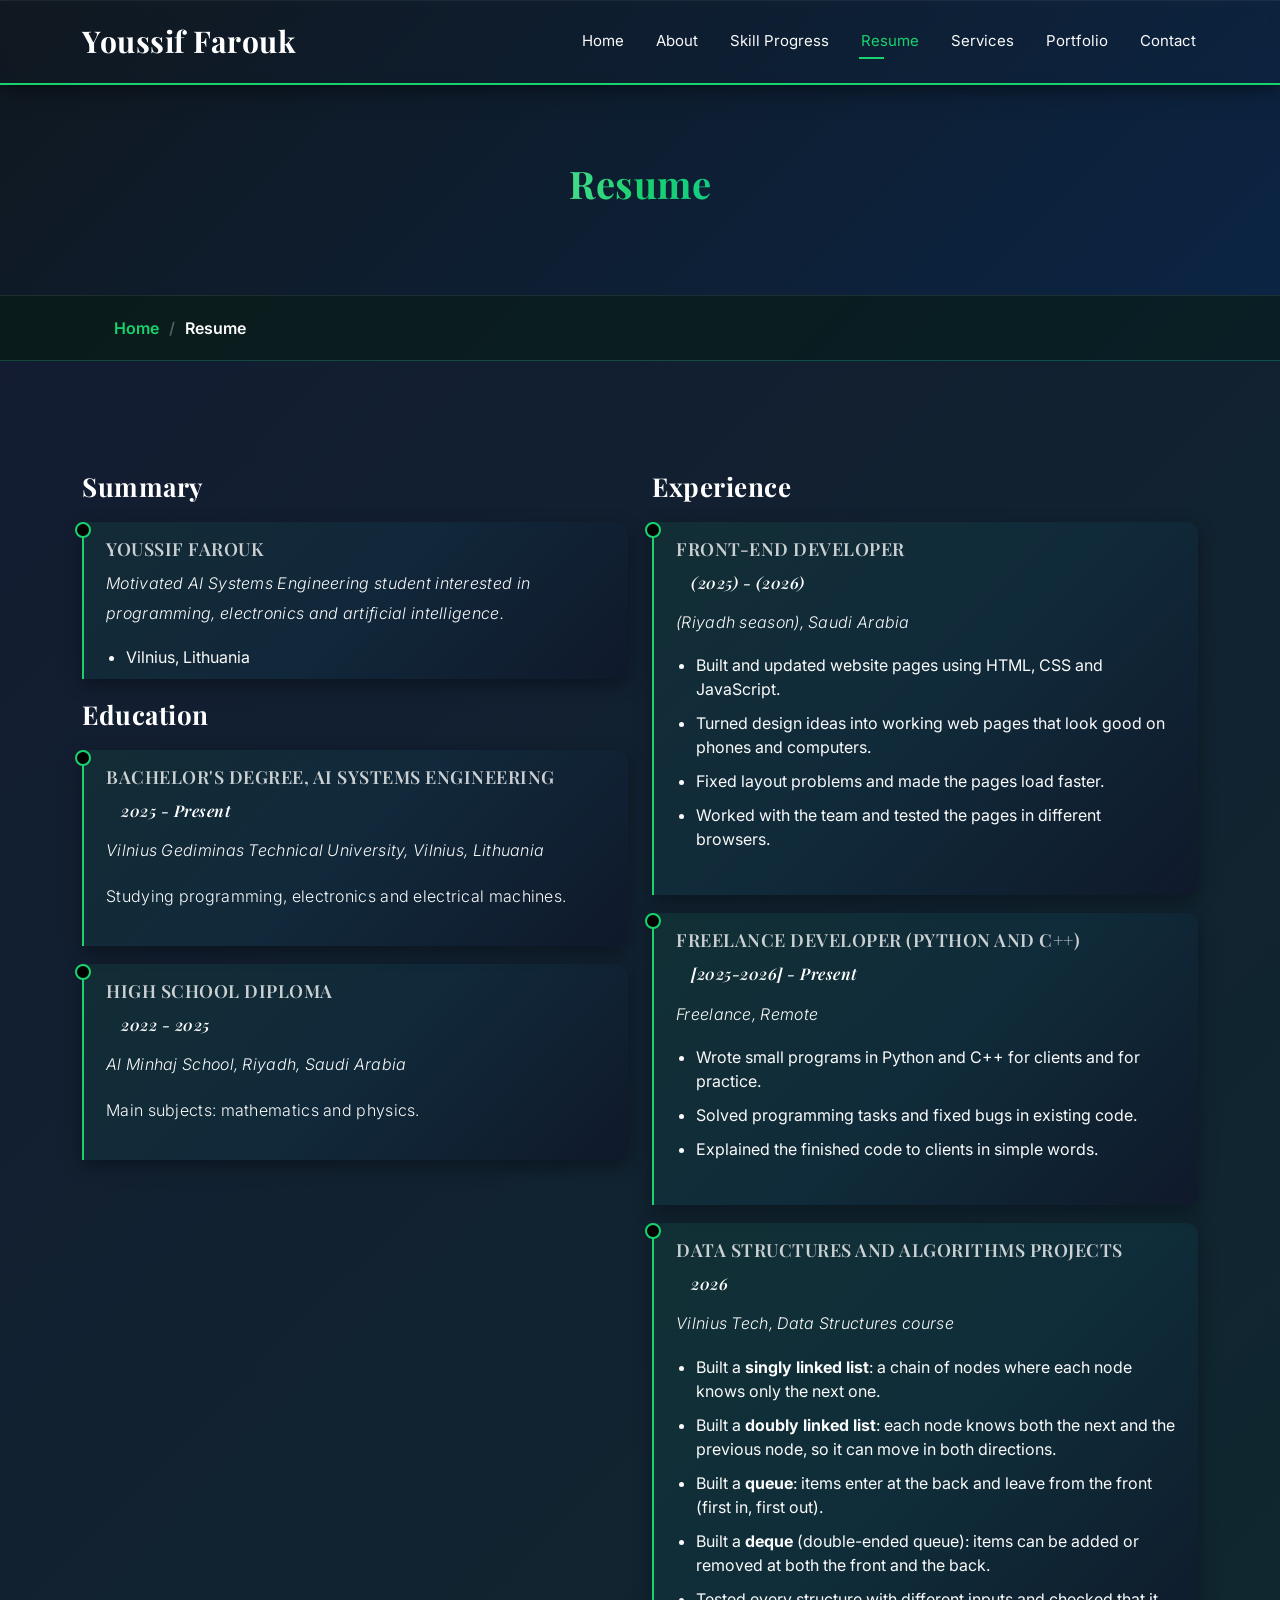
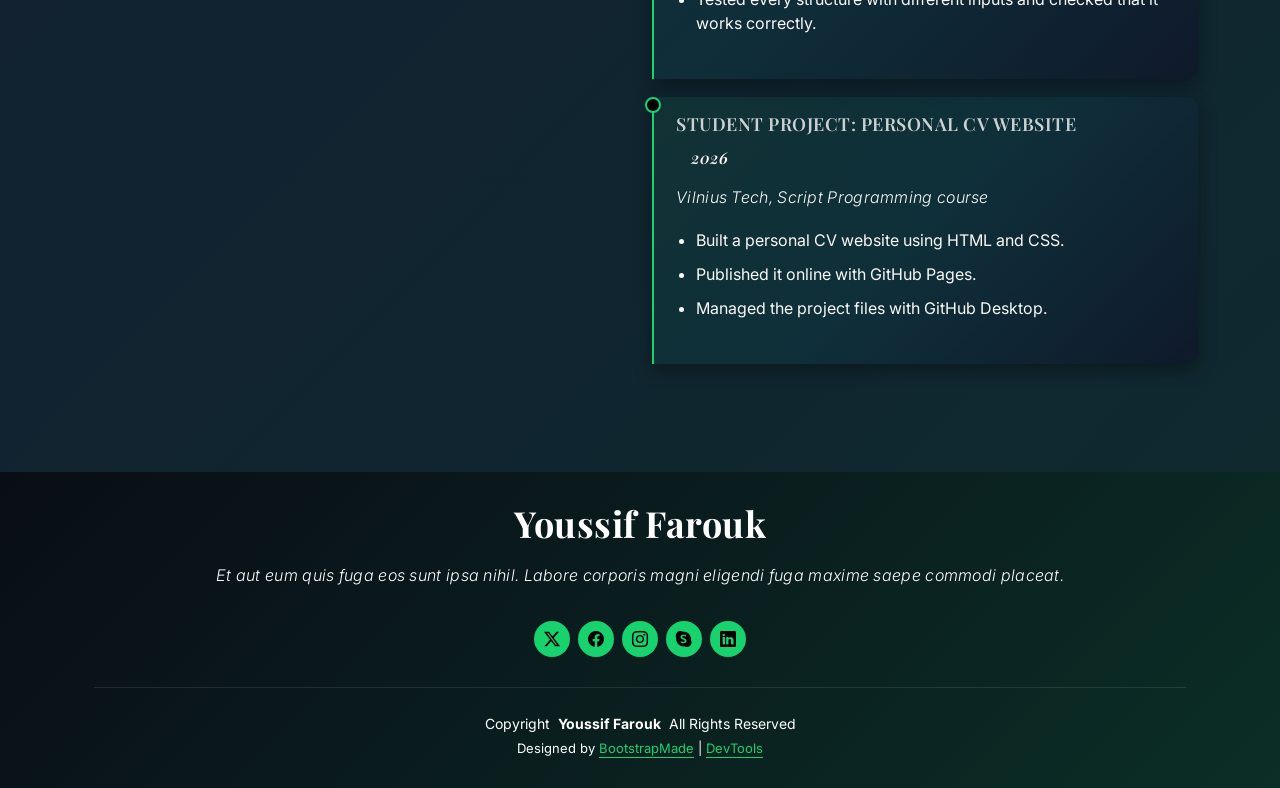
<file: resume.html>
<!doctype html>
<html lang="en">
  <head>
    <meta charset="utf-8" />
    <meta content="width=device-width, initial-scale=1.0" name="viewport" />
    <title>Resume - Personal Bootstrap Template</title>
    <meta name="description" content="" />
    <meta name="keywords" content="" />

    <!-- Favicons -->
    <link href="assets/img/favicon.png" rel="icon" />
    <link href="assets/img/apple-touch-icon.png" rel="apple-touch-icon" />

    <!-- Fonts -->
    <link href="https://fonts.googleapis.com" rel="preconnect" />
    <link href="https://fonts.gstatic.com" rel="preconnect" crossorigin />
    <link
      href="https://fonts.googleapis.com/css2?family=Roboto:ital,wght@0,100;0,300;0,400;0,500;0,700;0,900;1,100;1,300;1,400;1,500;1,700;1,900&family=Poppins:ital,wght@0,100;0,200;0,300;0,400;0,500;0,600;0,700;0,800;0,900;1,100;1,200;1,300;1,400;1,500;1,600;1,700;1,800;1,900&family=Raleway:ital,wght@0,100;0,200;0,300;0,400;0,500;0,600;0,700;0,800;0,900;1,100;1,200;1,300;1,400;1,500;1,600;1,700;1,800;1,900&display=swap"
      rel="stylesheet"
    />

    <!-- Vendor CSS Files -->
    <link
      href="assets/vendor/bootstrap/css/bootstrap.min.css"
      rel="stylesheet"
    />
    <link
      href="assets/vendor/bootstrap-icons/bootstrap-icons.css"
      rel="stylesheet"
    />
    <link href="assets/vendor/aos/aos.css" rel="stylesheet" />
    <link href="assets/vendor/swiper/swiper-bundle.min.css" rel="stylesheet" />
    <link
      href="assets/vendor/glightbox/css/glightbox.min.css"
      rel="stylesheet"
    />

    <!-- Main CSS File -->
    <link href="assets/css/main.css" rel="stylesheet" />

    <!-- =======================================================
  * Template Name: Personal
  * Template URL: https://bootstrapmade.com/personal-free-resume-bootstrap-template/
  * Updated: Mar 05 2025 with Bootstrap v5.3.3
  * Author: BootstrapMade.com
  * License: https://bootstrapmade.com/license/
  ======================================================== -->
  </head>

  <link href="assets/css/custom.css" rel="stylesheet">
  <body class="resume-page">
    <header id="header" class="header d-flex align-items-center fixed-top">
      <div
        class="container-fluid container-xl position-relative d-flex align-items-center justify-content-between"
      >
        <a href="index.html" class="logo d-flex align-items-center">
          <!-- Uncomment the line below if you also wish to use an image logo -->
          <!-- <img src="assets/img/logo.webp" alt=""> -->
          <h1 class="sitename">Youssif Farouk</h1>
        </a>

        <nav id="navmenu" class="navmenu">
          <ul>
            <li><a href="index.html">Home</a></li>
            <li><a href="about.html">About</a></li>
            <li><a href="about.html#progress-module">Skill Progress</a></li>
            <li><a href="resume.html" class="active">Resume</a></li>
            <li><a href="services.html">Services</a></li>
            <li><a href="portfolio.html">Portfolio</a></li>
            <li><a href="contact.html">Contact</a></li>
          </ul>
          <i class="mobile-nav-toggle d-xl-none bi bi-list"></i>
        </nav>
      </div>
    </header>

    <main class="main">
      <!-- Page Title -->
      <div class="page-title" data-aos="fade">
        <div class="heading">
          <div class="container">
            <div class="row d-flex justify-content-center text-center">
              <div class="col-lg-8">
                <h1>Resume</h1>
              </div>
            </div>
          </div>
        </div>
        <nav class="breadcrumbs">
          <div class="container">
            <ol>
              <li><a href="index.html">Home</a></li>
              <li class="current">Resume</li>
            </ol>
          </div>
        </nav>
      </div>
      <!-- End Page Title -->

      <!-- Resume Section -->
      <section id="resume" class="resume section">
        <div class="container">
          <div class="row">
            <div class="col-lg-6" data-aos="fade-up" data-aos-delay="100">
              <h3 class="resume-title">Summary</h3>

              <div class="resume-item pb-0">
                <h4>Youssif Farouk</h4>
                <p>
                  <em
                    >Motivated AI Systems Engineering student interested in
                    programming, electronics and artificial intelligence.</em
                  >
                </p>
                <ul>
                  <li>Vilnius, Lithuania</li>
                </ul>
              </div>
              <!-- End Resume Item -->

              <h3 class="resume-title">Education</h3>
              <div class="resume-item">
                <h4>Bachelor's Degree, AI Systems Engineering</h4>
                <h5>2025 - Present</h5>
                <p>
                  <em
                    >Vilnius Gediminas Technical University, Vilnius,
                    Lithuania</em
                  >
                </p>
                <p>
                  Studying programming, electronics and electrical machines.
                </p>
              </div>
              <!-- End Resume Item -->

              <div class="resume-item">
                <h4>High School Diploma</h4>
                <h5>2022 - 2025</h5>
                <p><em>Al Minhaj School, Riyadh, Saudi Arabia</em></p>
                <p>Main subjects: mathematics and physics.</p>
              </div>
              <!-- End Resume Item -->
            </div>

            <div class="col-lg-6" data-aos="fade-up" data-aos-delay="200">
              <h3 class="resume-title">Experience</h3>

              <div class="resume-item">
                <h4>Front-End Developer</h4>
                <h5>(2025) - (2026)</h5>
                <p><em>(Riyadh season), Saudi Arabia</em></p>
                <ul>
                  <li>
                    Built and updated website pages using HTML, CSS and
                    JavaScript.
                  </li>
                  <li>
                    Turned design ideas into working web pages that look good on
                    phones and computers.
                  </li>
                  <li>Fixed layout problems and made the pages load faster.</li>
                  <li>
                    Worked with the team and tested the pages in different
                    browsers.
                  </li>
                </ul>
              </div>
              <!-- End Resume Item -->

              <div class="resume-item">
                <h4>Freelance Developer (Python and C++)</h4>
                <h5>[2025-2026] - Present</h5>
                <p><em>Freelance, Remote</em></p>
                <ul>
                  <li>
                    Wrote small programs in Python and C++ for clients and for
                    practice.
                  </li>
                  <li>
                    Solved programming tasks and fixed bugs in existing code.
                  </li>
                  <li>
                    Explained the finished code to clients in simple words.
                  </li>
                </ul>
              </div>
              <!-- End Resume Item -->

              <div class="resume-item">
                <h4>Data Structures and Algorithms Projects</h4>
                <h5>2026</h5>
                <p><em>Vilnius Tech, Data Structures course</em></p>
                <ul>
                  <li>
                    Built a <strong>singly linked list</strong>: a chain of
                    nodes where each node knows only the next one.
                  </li>
                  <li>
                    Built a <strong>doubly linked list</strong>: each node knows
                    both the next and the previous node, so it can move in both
                    directions.
                  </li>
                  <li>
                    Built a <strong>queue</strong>: items enter at the back and
                    leave from the front (first in, first out).
                  </li>
                  <li>
                    Built a <strong>deque</strong> (double-ended queue): items
                    can be added or removed at both the front and the back.
                  </li>
                  <li>
                    Tested every structure with different inputs and checked
                    that it works correctly.
                  </li>
                </ul>
              </div>
              <!-- End Resume Item -->

              <div class="resume-item">
                <h4>Student Project: Personal CV Website</h4>
                <h5>2026</h5>
                <p><em>Vilnius Tech, Script Programming course</em></p>
                <ul>
                  <li>Built a personal CV website using HTML and CSS.</li>
                  <li>Published it online with GitHub Pages.</li>
                  <li>Managed the project files with GitHub Desktop.</li>
                </ul>
              </div>
              <!-- End Resume Item -->
            </div>
          </div>
        </div>
      </section>
      <!-- /Resume Section -->
    </main>

    <footer id="footer" class="footer dark-background">
      <div class="container">
        <h3 class="sitename">Youssif Farouk</h3>
        <p>
          Et aut eum quis fuga eos sunt ipsa nihil. Labore corporis magni
          eligendi fuga maxime saepe commodi placeat.
        </p>
        <div class="social-links d-flex justify-content-center">
          <a href=""><i class="bi bi-twitter-x"></i></a>
          <a href=""><i class="bi bi-facebook"></i></a>
          <a href=""><i class="bi bi-instagram"></i></a>
          <a href=""><i class="bi bi-skype"></i></a>
          <a href=""><i class="bi bi-linkedin"></i></a>
        </div>
        <div class="container">
          <div class="copyright">
            <span>Copyright</span>
            <strong class="px-1 sitename">Youssif Farouk</strong>
            <span>All Rights Reserved</span>
          </div>
          <div class="credits">
            <!-- All the links in the footer should remain intact. -->
            <!-- You can delete the links only if you've purchased the pro version. -->
            <!-- Licensing information: https://bootstrapmade.com/license/ -->
            <!-- Purchase the pro version with working PHP/AJAX contact form: [buy-url] -->
            Designed by <a href="https://bootstrapmade.com/">BootstrapMade</a> |
            <a href="https://bootstrapmade.com/tools/">DevTools</a>
          </div>
        </div>
      </div>
    </footer>

    <!-- Scroll Top -->
    <a
      href="#"
      id="scroll-top"
      class="scroll-top d-flex align-items-center justify-content-center"
      ><i class="bi bi-arrow-up-short"></i
    ></a>

    <!-- Preloader -->
    <div id="preloader"></div>

    <!-- Vendor JS Files -->
    <script src="assets/vendor/bootstrap/js/bootstrap.bundle.min.js"></script>
    <script src="assets/vendor/php-email-form/validate.js"></script>
    <script src="assets/vendor/aos/aos.js"></script>
    <script src="assets/vendor/typed.js/typed.umd.js"></script>
    <script src="assets/vendor/purecounter/purecounter_vanilla.js"></script>
    <script src="assets/vendor/waypoints/noframework.waypoints.js"></script>
    <script src="assets/vendor/swiper/swiper-bundle.min.js"></script>
    <script src="assets/vendor/glightbox/js/glightbox.min.js"></script>
    <script src="assets/vendor/imagesloaded/imagesloaded.pkgd.min.js"></script>
    <script src="assets/vendor/isotope-layout/isotope.pkgd.min.js"></script>

    <!-- Main JS File -->
    <script src="assets/js/main.js"></script>
  </body>
</html>
</file>
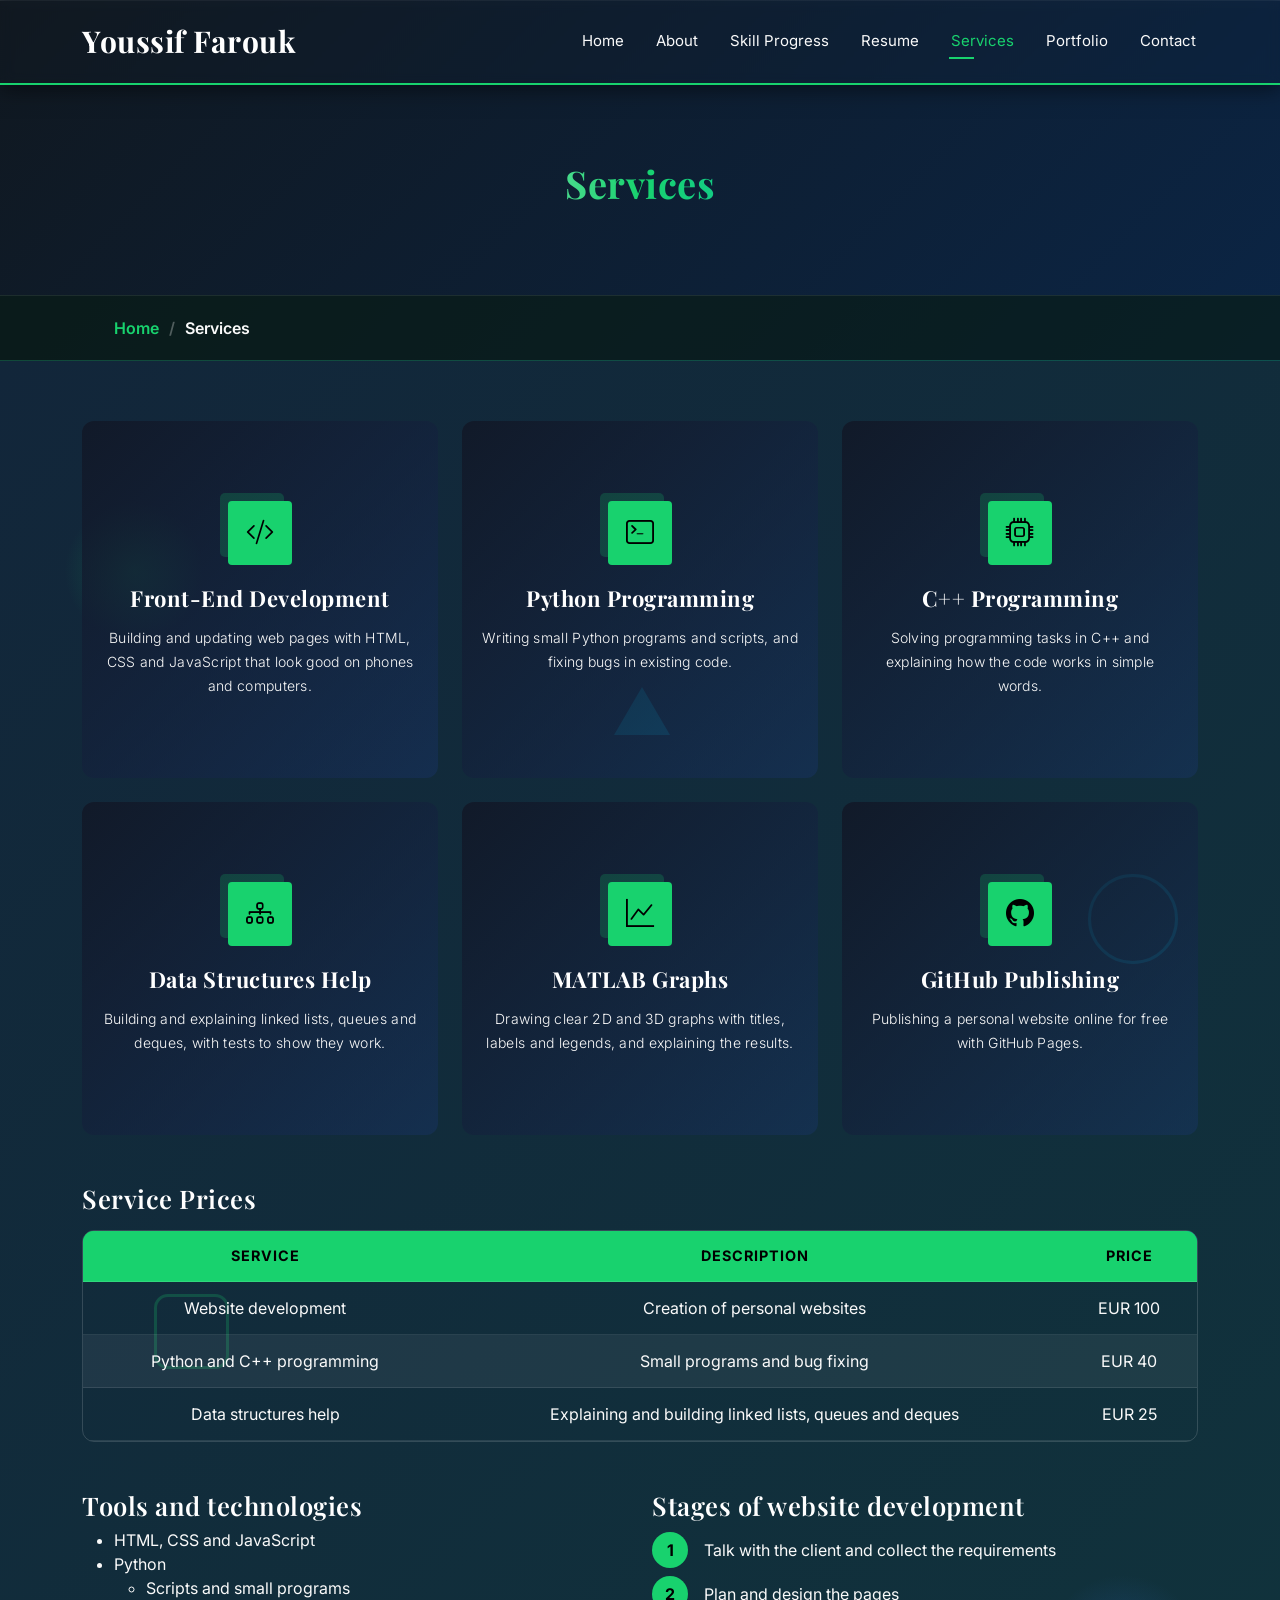
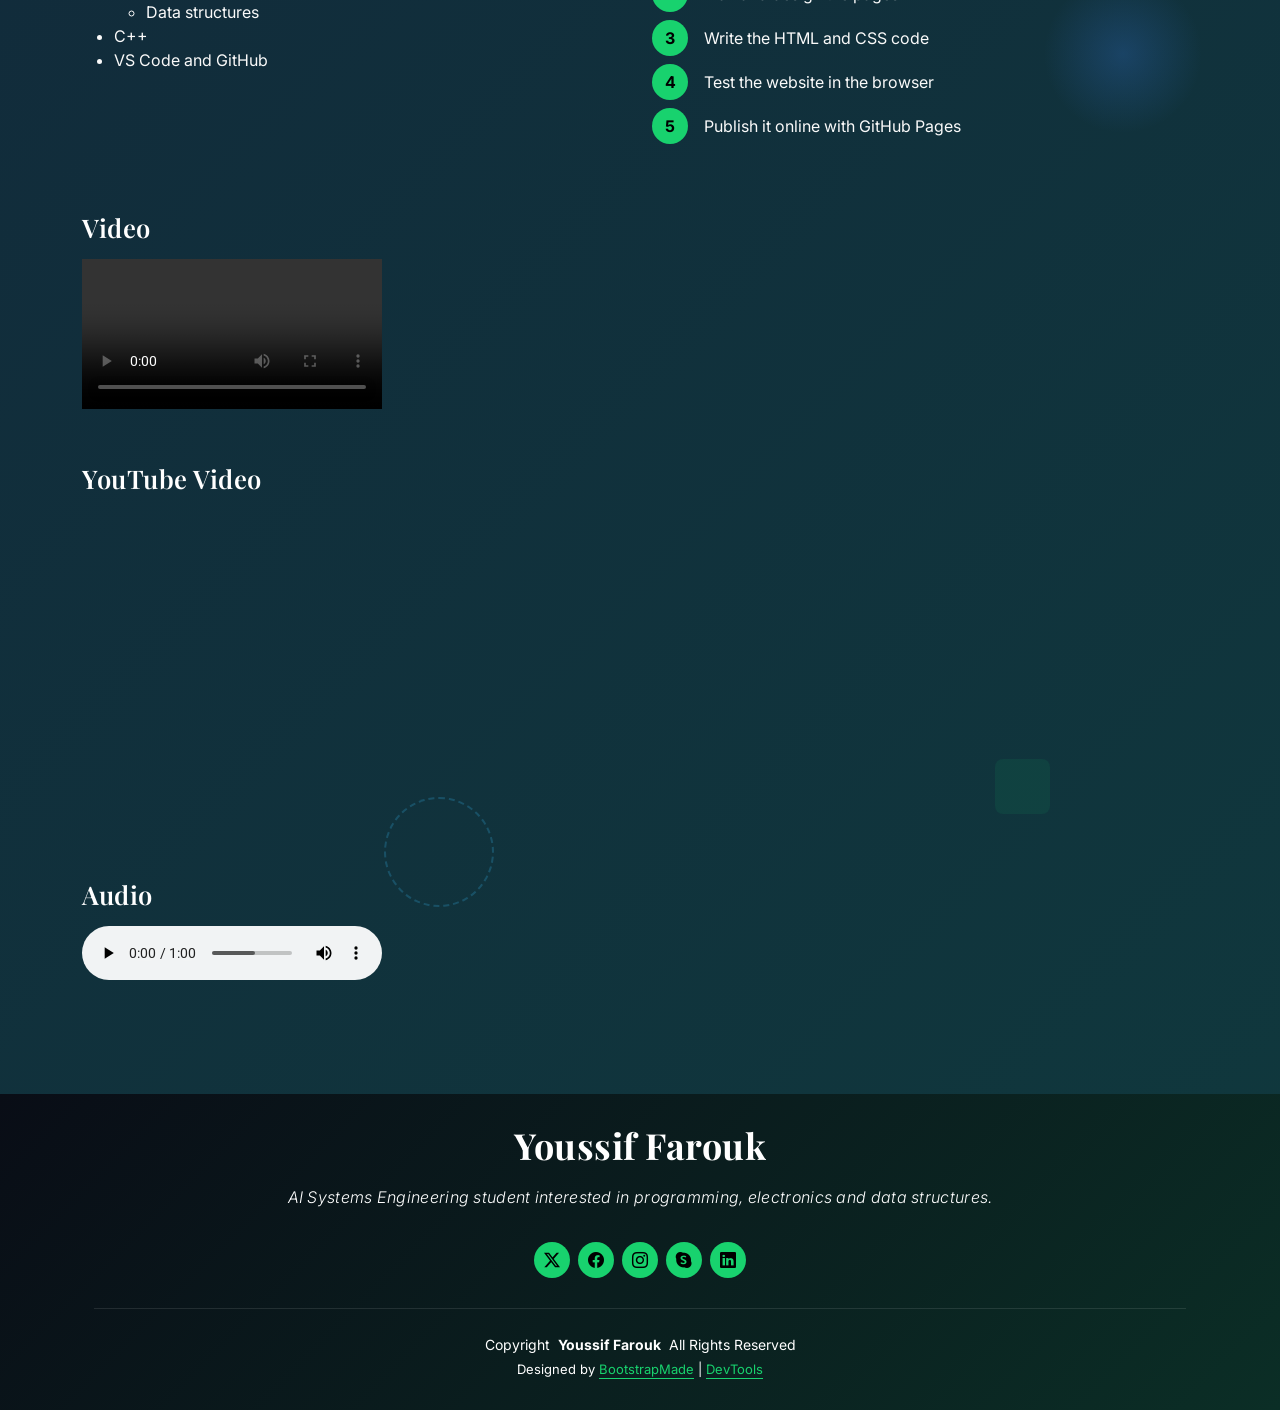
<file: services.html>
<!DOCTYPE html>
<html lang="en">

<head>
  <meta charset="utf-8">
  <meta content="width=device-width, initial-scale=1.0" name="viewport">
  <title>Services - Personal Bootstrap Template</title>
  <meta name="description" content="">
  <meta name="keywords" content="">

  <!-- Favicons -->
  <link href="assets/img/favicon.png" rel="icon">
  <link href="assets/img/apple-touch-icon.png" rel="apple-touch-icon">

  <!-- Fonts -->
  <link href="https://fonts.googleapis.com" rel="preconnect">
  <link href="https://fonts.gstatic.com" rel="preconnect" crossorigin>
  <link href="https://fonts.googleapis.com/css2?family=Roboto:ital,wght@0,100;0,300;0,400;0,500;0,700;0,900;1,100;1,300;1,400;1,500;1,700;1,900&family=Poppins:ital,wght@0,100;0,200;0,300;0,400;0,500;0,600;0,700;0,800;0,900;1,100;1,200;1,300;1,400;1,500;1,600;1,700;1,800;1,900&family=Raleway:ital,wght@0,100;0,200;0,300;0,400;0,500;0,600;0,700;0,800;0,900;1,100;1,200;1,300;1,400;1,500;1,600;1,700;1,800;1,900&display=swap" rel="stylesheet">

  <!-- Vendor CSS Files -->
  <link href="assets/vendor/bootstrap/css/bootstrap.min.css" rel="stylesheet">
  <link href="assets/vendor/bootstrap-icons/bootstrap-icons.css" rel="stylesheet">
  <link href="assets/vendor/aos/aos.css" rel="stylesheet">
  <link href="assets/vendor/swiper/swiper-bundle.min.css" rel="stylesheet">
  <link href="assets/vendor/glightbox/css/glightbox.min.css" rel="stylesheet">

  <!-- Main CSS File -->
  <link href="assets/css/main.css" rel="stylesheet"> <link href="assets/css/custom.css" rel="stylesheet">

  <!-- =======================================================
  * Template Name: Personal
  * Template URL: https://bootstrapmade.com/personal-free-resume-bootstrap-template/
  * Updated: Mar 05 2025 with Bootstrap v5.3.3
  * Author: BootstrapMade.com
  * License: https://bootstrapmade.com/license/
  ======================================================== -->
</head>

<body class="services-page">

  <header id="header" class="header d-flex align-items-center fixed-top">
    <div class="container-fluid container-xl position-relative d-flex align-items-center justify-content-between">

      <a href="index.html" class="logo d-flex align-items-center">
        <!-- Uncomment the line below if you also wish to use an image logo -->
        <!-- <img src="assets/img/logo.webp" alt=""> -->
        <h1 class="sitename">Youssif Farouk</h1>
      </a>

      <nav id="navmenu" class="navmenu">
        <ul>
          <li><a href="index.html">Home</a></li>
          <li><a href="about.html">About</a></li>
          <li><a href="about.html#progress-module">Skill Progress</a></li>
          <li><a href="resume.html">Resume</a></li>
          <li><a href="services.html" class="active">Services</a></li>
          <li><a href="portfolio.html">Portfolio</a></li>
          <li><a href="contact.html">Contact</a></li>
        </ul>
        <i class="mobile-nav-toggle d-xl-none bi bi-list"></i>
      </nav>

    </div>
  </header>

  <main class="main">

    <!-- Page Title -->
    <div class="page-title" data-aos="fade">
      <div class="heading">
        <div class="container">
          <div class="row d-flex justify-content-center text-center">
            <div class="col-lg-8">
              <h1>Services</h1>
            </div>
          </div>
        </div>
      </div>
      <nav class="breadcrumbs">
        <div class="container">
          <ol>
            <li><a href="index.html">Home</a></li>
            <li class="current">Services</li>
          </ol>
        </div>
      </nav>
    </div><!-- End Page Title -->

    <!-- Services Section -->
    <section id="services" class="services section">
<!-- Moving Animated Background Shapes -->
      <div class="services-bg-shapes" aria-hidden="true">
        <span class="srv-shape s1"></span>
        <span class="srv-shape s2"></span>
        <span class="srv-shape s3"></span>
        <span class="srv-shape s4"></span>
        <span class="srv-shape s5"></span>
        <span class="srv-shape s6"></span>
        <span class="srv-shape s7"></span>
        <span class="srv-shape s8"></span>
      </div>
      <div class="container">

        <div class="row gy-4">

          <div class="col-lg-4 col-md-6" data-aos="fade-up" data-aos-delay="100">
  <div class="service-item position-relative">
    <div class="icon">
      <i class="bi bi-code-slash"></i>
    </div>
    <a href="services.html" class="stretched-link">
      <h3>Front-End Development</h3>
    </a>
    <p>Building and updating web pages with HTML, CSS and JavaScript that look good on phones and computers.</p>
  </div>
</div><!-- End Service Item -->

<div class="col-lg-4 col-md-6" data-aos="fade-up" data-aos-delay="200">
  <div class="service-item position-relative">
    <div class="icon">
      <i class="bi bi-terminal"></i>
    </div>
    <a href="services.html" class="stretched-link">
      <h3>Python Programming</h3>
    </a>
    <p>Writing small Python programs and scripts, and fixing bugs in existing code.</p>
  </div>
</div><!-- End Service Item -->

<div class="col-lg-4 col-md-6" data-aos="fade-up" data-aos-delay="300">
  <div class="service-item position-relative">
    <div class="icon">
      <i class="bi bi-cpu"></i>
    </div>
    <a href="services.html" class="stretched-link">
      <h3>C++ Programming</h3>
    </a>
    <p>Solving programming tasks in C++ and explaining how the code works in simple words.</p>
  </div>
</div><!-- End Service Item -->

<div class="col-lg-4 col-md-6" data-aos="fade-up" data-aos-delay="100">
  <div class="service-item position-relative">
    <div class="icon">
      <i class="bi bi-diagram-3"></i>
    </div>
    <a href="services.html" class="stretched-link">
      <h3>Data Structures Help</h3>
    </a>
    <p>Building and explaining linked lists, queues and deques, with tests to show they work.</p>
  </div>
</div><!-- End Service Item -->

<div class="col-lg-4 col-md-6" data-aos="fade-up" data-aos-delay="200">
  <div class="service-item position-relative">
    <div class="icon">
      <i class="bi bi-graph-up"></i>
    </div>
    <a href="services.html" class="stretched-link">
      <h3>MATLAB Graphs</h3>
    </a>
    <p>Drawing clear 2D and 3D graphs with titles, labels and legends, and explaining the results.</p>
  </div>
</div><!-- End Service Item -->

<div class="col-lg-4 col-md-6" data-aos="fade-up" data-aos-delay="300">
  <div class="service-item position-relative">
    <div class="icon">
      <i class="bi bi-github"></i>
    </div>
    <a href="services.html" class="stretched-link">
      <h3>GitHub Publishing</h3>
    </a>
    <p>Publishing a personal website online for free with GitHub Pages.</p>
  </div>
</div><!-- End Service Item -->

        </div>

      </div>
<div class="container mt-5">
  <h3 class="mb-3">Service Prices</h3>
  <table class="service-table">
    <thead>
      <tr>
        <th>Service</th>
        <th>Description</th>
        <th>Price</th>
      </tr>
    </thead>
    <tbody>
      <tr>
        <td>Website development</td>
        <td>Creation of personal websites</td>
        <td>EUR 100</td>
      </tr>
      <tr>
        <td>Python and C++ programming</td>
        <td>Small programs and bug fixing</td>
        <td>EUR 40</td>
      </tr>
      <tr>
        <td>Data structures help</td>
        <td>Explaining and building linked lists, queues and deques</td>
        <td>EUR 25</td>
      </tr>
    </tbody>
  </table>
</div>

<div class="container mt-5">
  <div class="row">
    <div class="col-lg-6">
      <h3>Tools and technologies</h3>
      <ul>
        <ul class="tools-list"></ul>
        <li>HTML, CSS and JavaScript</li>
        <li>Python
          <ul>
            <li>Scripts and small programs</li>
            <li>Data structures</li>
          </ul>
        </li>
        <li>C++</li>
        <li>VS Code and GitHub</li>
      </ul>
    </div>

    <div class="col-lg-6">
      <h3>Stages of website development</h3>
      <ol class="stages-list">
        <li>Talk with the client and collect the requirements</li>
        <li>Plan and design the pages</li>
        <li>Write the HTML and CSS code</li>
        <li>Test the website in the browser</li>
        <li>Publish it online with GitHub Pages</li>
      </ol>
    </div>
  </div>
</div>
<div class="container mt-5">
  <h3 class="mb-3">Video</h3>
  <video controls style="max-width: 100%;">
    <source src="assets/media/typing.mp4" type="video/mp4">
    Your browser does not support the video tag.
  </video>
</div>

<div class="container mt-5">
  <h3 class="mb-3">YouTube Video</h3>
  <iframe
    width="560"
    height="315"
    style="max-width: 100%;"
    src="https://www.youtube.com/embed/BoUVIhtqjAw"
    title="YouTube video"
    allowfullscreen
  ></iframe>
</div>
 
<div class="container mt-5 mb-5">
  <h3 class="mb-3">Audio</h3>
  <audio controls>
    <source src="assets/media/clock.mp3" type="audio/mpeg">
    Your browser does not support the audio tag.
  </audio>
</div>
    </section><!-- /Services Section -->

  </main>

  <footer id="footer" class="footer dark-background">
    <div class="container">
      <h3 class="sitename">Youssif Farouk</h3>
      <p>AI Systems Engineering student interested in programming, electronics and data structures.</p>
      <div class="social-links d-flex justify-content-center">
        <a href=""><i class="bi bi-twitter-x"></i></a>
        <a href=""><i class="bi bi-facebook"></i></a>
        <a href=""><i class="bi bi-instagram"></i></a>
        <a href=""><i class="bi bi-skype"></i></a>
        <a href=""><i class="bi bi-linkedin"></i></a>
      </div>
      <div class="container">
        <div class="copyright">
          <span>Copyright</span> <strong class="px-1 sitename">Youssif Farouk</strong> <span>All Rights Reserved</span>
        </div>
        <div class="credits">
          <!-- All the links in the footer should remain intact. -->
          <!-- You can delete the links only if you've purchased the pro version. -->
          <!-- Licensing information: https://bootstrapmade.com/license/ -->
          <!-- Purchase the pro version with working PHP/AJAX contact form: [buy-url] -->
          Designed by <a href="https://bootstrapmade.com/">BootstrapMade</a> | <a href="https://bootstrapmade.com/tools/">DevTools</a>
        </div>
      </div>
    </div>
  </footer>

  <!-- Scroll Top -->
  <a href="#" id="scroll-top" class="scroll-top d-flex align-items-center justify-content-center"><i class="bi bi-arrow-up-short"></i></a>

  <!-- Preloader -->
  <div id="preloader"></div>

  <!-- Vendor JS Files -->
  <script src="assets/vendor/bootstrap/js/bootstrap.bundle.min.js"></script>
  <script src="assets/vendor/php-email-form/validate.js"></script>
  <script src="assets/vendor/aos/aos.js"></script>
  <script src="assets/vendor/typed.js/typed.umd.js"></script>
  <script src="assets/vendor/purecounter/purecounter_vanilla.js"></script>
  <script src="assets/vendor/waypoints/noframework.waypoints.js"></script>
  <script src="assets/vendor/swiper/swiper-bundle.min.js"></script>
  <script src="assets/vendor/glightbox/js/glightbox.min.js"></script>
  <script src="assets/vendor/imagesloaded/imagesloaded.pkgd.min.js"></script>
  <script src="assets/vendor/isotope-layout/isotope.pkgd.min.js"></script>

  <!-- Main JS File -->
  <script src="assets/js/main.js"></script>

</body>

</html>
</file>
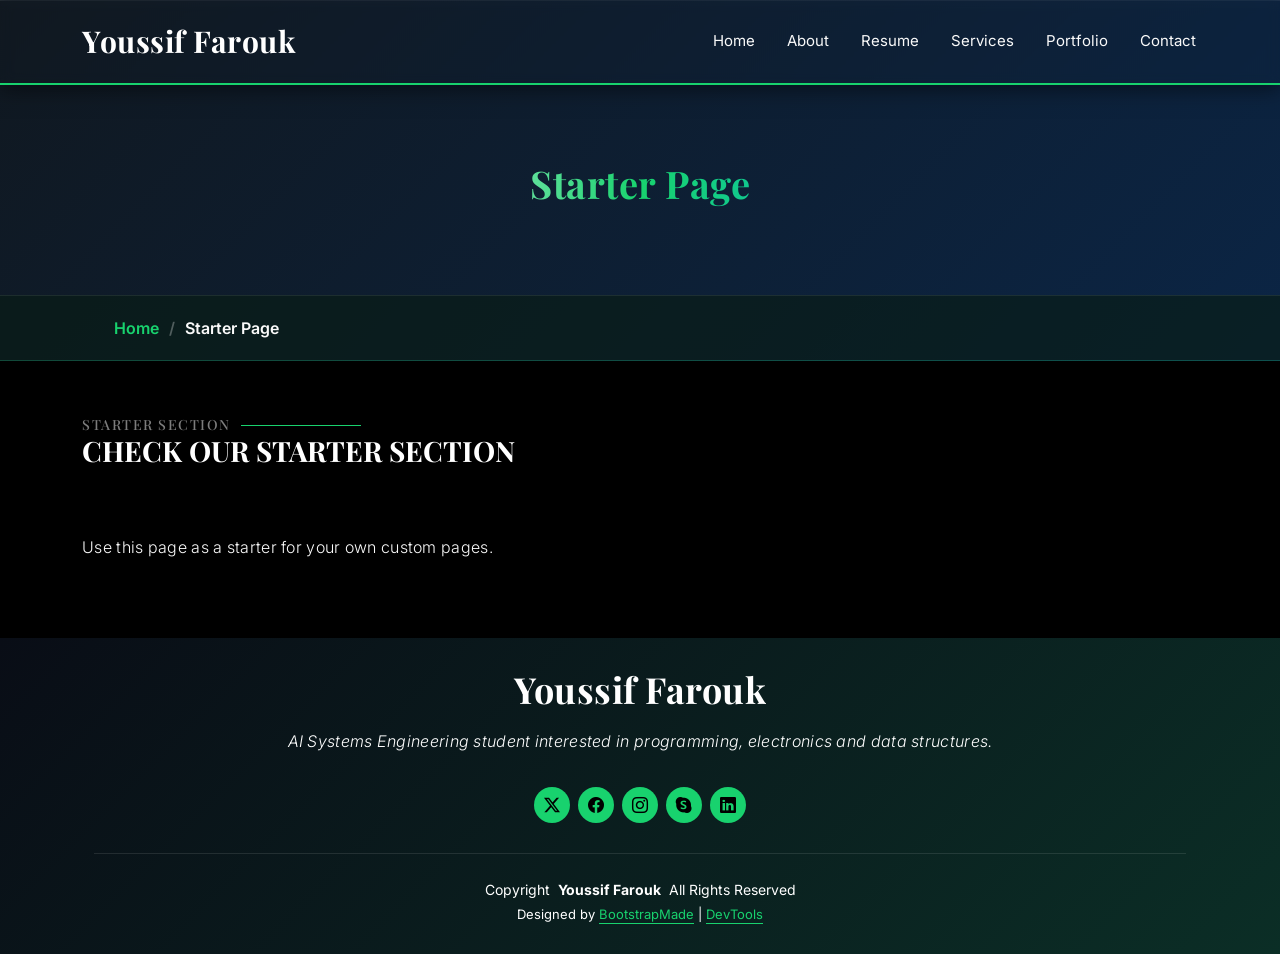
<file: starter-page.html>
<!DOCTYPE html>
<html lang="en">

<head>
  <meta charset="utf-8">
  <meta content="width=device-width, initial-scale=1.0" name="viewport">
  <title>Starter Page - Personal Bootstrap Template</title>
  <meta name="description" content="">
  <meta name="keywords" content="">

  <!-- Favicons -->
  <link href="assets/img/favicon.png" rel="icon">
  <link href="assets/img/apple-touch-icon.png" rel="apple-touch-icon">

  <!-- Fonts -->
  <link href="https://fonts.googleapis.com" rel="preconnect">
  <link href="https://fonts.gstatic.com" rel="preconnect" crossorigin>
  <link href="https://fonts.googleapis.com/css2?family=Roboto:ital,wght@0,100;0,300;0,400;0,500;0,700;0,900;1,100;1,300;1,400;1,500;1,700;1,900&family=Poppins:ital,wght@0,100;0,200;0,300;0,400;0,500;0,600;0,700;0,800;0,900;1,100;1,200;1,300;1,400;1,500;1,600;1,700;1,800;1,900&family=Raleway:ital,wght@0,100;0,200;0,300;0,400;0,500;0,600;0,700;0,800;0,900;1,100;1,200;1,300;1,400;1,500;1,600;1,700;1,800;1,900&display=swap" rel="stylesheet">

  <!-- Vendor CSS Files -->
  <link href="assets/vendor/bootstrap/css/bootstrap.min.css" rel="stylesheet">
  <link href="assets/vendor/bootstrap-icons/bootstrap-icons.css" rel="stylesheet">
  <link href="assets/vendor/aos/aos.css" rel="stylesheet">
  <link href="assets/vendor/swiper/swiper-bundle.min.css" rel="stylesheet">
  <link href="assets/vendor/glightbox/css/glightbox.min.css" rel="stylesheet">

  <!-- Main CSS File -->
  <link href="assets/css/main.css" rel="stylesheet"> <link href="assets/css/custom.css" rel="stylesheet">

  <!-- =======================================================
  * Template Name: Personal
  * Template URL: https://bootstrapmade.com/personal-free-resume-bootstrap-template/
  * Updated: Mar 05 2025 with Bootstrap v5.3.3
  * Author: BootstrapMade.com
  * License: https://bootstrapmade.com/license/
  ======================================================== -->
</head>

<body class="starter-page-page">

  <header id="header" class="header d-flex align-items-center fixed-top">
    <div class="container-fluid container-xl position-relative d-flex align-items-center justify-content-between">

      <a href="index.html" class="logo d-flex align-items-center">
        <!-- Uncomment the line below if you also wish to use an image logo -->
        <!-- <img src="assets/img/logo.webp" alt=""> -->
        <h1 class="sitename">Youssif Farouk</h1>
      </a>

      <nav id="navmenu" class="navmenu">
        <ul>
          <li><a href="index.html">Home</a></li>
          <li><a href="about.html">About</a></li>
          <li><a href="resume.html">Resume</a></li>
          <li><a href="services.html">Services</a></li>
          <li><a href="portfolio.html">Portfolio</a></li>
          <li><a href="contact.html">Contact</a></li>
        </ul>
        <i class="mobile-nav-toggle d-xl-none bi bi-list"></i>
      </nav>

    </div>
  </header>

  <main class="main">

    <!-- Page Title -->
    <div class="page-title" data-aos="fade">
      <div class="heading">
        <div class="container">
          <div class="row d-flex justify-content-center text-center">
            <div class="col-lg-8">
              <h1>Starter Page</h1>
            </div>
          </div>
        </div>
      </div>
      <nav class="breadcrumbs">
        <div class="container">
          <ol>
            <li><a href="index.html">Home</a></li>
            <li class="current">Starter Page</li>
          </ol>
        </div>
      </nav>
    </div><!-- End Page Title -->

    <!-- Starter Section Section -->
    <section id="starter-section" class="starter-section section">

      <!-- Section Title -->
      <div class="container section-title" data-aos="fade-up">
        <h2>Starter Section</h2>
        <div><span>Check Our</span> <span class="description-title">Starter Section</span></div>
      </div><!-- End Section Title -->

      <div class="container" data-aos="fade-up">
        <p>Use this page as a starter for your own custom pages.</p>
      </div>

    </section><!-- /Starter Section Section -->

  </main>

  <footer id="footer" class="footer dark-background">
    <div class="container">
      <h3 class="sitename">Youssif Farouk</h3>
      <p>AI Systems Engineering student interested in programming, electronics and data structures.</p>
      <div class="social-links d-flex justify-content-center">
        <a href=""><i class="bi bi-twitter-x"></i></a>
        <a href=""><i class="bi bi-facebook"></i></a>
        <a href=""><i class="bi bi-instagram"></i></a>
        <a href=""><i class="bi bi-skype"></i></a>
        <a href=""><i class="bi bi-linkedin"></i></a>
      </div>
      <div class="container">
        <div class="copyright">
          <span>Copyright</span> <strong class="px-1 sitename">Youssif Farouk</strong> <span>All Rights Reserved</span>
        </div>
        <div class="credits">
          <!-- All the links in the footer should remain intact. -->
          <!-- You can delete the links only if you've purchased the pro version. -->
          <!-- Licensing information: https://bootstrapmade.com/license/ -->
          <!-- Purchase the pro version with working PHP/AJAX contact form: [buy-url] -->
          Designed by <a href="https://bootstrapmade.com/">BootstrapMade</a> | <a href="https://bootstrapmade.com/tools/">DevTools</a>
        </div>
      </div>
    </div>
  </footer>

  <!-- Scroll Top -->
  <a href="#" id="scroll-top" class="scroll-top d-flex align-items-center justify-content-center"><i class="bi bi-arrow-up-short"></i></a>

  <!-- Preloader -->
  <div id="preloader"></div>

  <!-- Vendor JS Files -->
  <script src="assets/vendor/bootstrap/js/bootstrap.bundle.min.js"></script>
  <script src="assets/vendor/php-email-form/validate.js"></script>
  <script src="assets/vendor/aos/aos.js"></script>
  <script src="assets/vendor/typed.js/typed.umd.js"></script>
  <script src="assets/vendor/purecounter/purecounter_vanilla.js"></script>
  <script src="assets/vendor/waypoints/noframework.waypoints.js"></script>
  <script src="assets/vendor/swiper/swiper-bundle.min.js"></script>
  <script src="assets/vendor/glightbox/js/glightbox.min.js"></script>
  <script src="assets/vendor/imagesloaded/imagesloaded.pkgd.min.js"></script>
  <script src="assets/vendor/isotope-layout/isotope.pkgd.min.js"></script>

  <!-- Main JS File -->
  <script src="assets/js/main.js"></script>

</body>

</html>
</file>
<file: assets/css/custom.css>
@import url("https://fonts.googleapis.com/css2?family=Inter:wght@300;400;500;600&family=Playfair+Display:wght@500;600;700&display=swap");

/* 1. Typography */
:root {
  --default-font: "Inter", sans-serif;
  --heading-font: "Playfair Display", serif;
  --nav-font: "Inter", sans-serif;
}

body {
  font-family: "Inter", sans-serif;
  font-size: 16px;
}

h1, h2, h3, h4, h5, h6 {
  font-family: "Playfair Display", serif;
  letter-spacing: 0.5px;
}

h2 { font-size: 2.2rem; font-weight: 700; }
h3 { font-size: 1.6rem; font-weight: 600; }
h4 { font-size: 1.3rem; font-weight: 600; color: var(--accent-color); }
h5 { font-size: 1.1rem; font-weight: 500; font-style: italic; }
h6 { font-size: 1rem; font-weight: 600; text-transform: uppercase; letter-spacing: 1.5px; }

p {
  font-size: 1rem;
  font-weight: 300;
  line-height: 1.9;
  letter-spacing: 0.3px;
}
/* 2. Buttons */
.btn-custom,
.php-email-form button[type="submit"] {
  display: inline-block;
  background: transparent;
  color: var(--accent-color);
  border: 2px solid var(--accent-color);
  border-radius: 50px;
  padding: 10px 28px;
  margin: 10px 0 20px;
  font-weight: 600;
  letter-spacing: 1px;
  text-transform: uppercase;
  text-decoration: none;
  cursor: pointer;
  transition: all 0.3s ease;
}

.btn-custom:hover,
.php-email-form button[type="submit"]:hover {
  background: var(--accent-color);
  color: #000000;
  transform: translateY(-3px);
  box-shadow: 0 8px 20px rgba(0, 0, 0, 0.4);
}

.btn-custom:active,
.php-email-form button[type="submit"]:active {
  transform: translateY(0) scale(0.96);
  box-shadow: none;
  background: #0b7a42;
  color: #ffffff;
}

/* 3. Links */
a {
  color: var(--accent-color);
  text-decoration: none;
  transition: color 0.3s ease;
}

a:hover {
  color: #ffd166;
}

p a,
.credits a {
  text-decoration: underline;
  text-underline-offset: 4px;
}

.navmenu a,
.navmenu a:hover,
.social-links a,
.social-links a:hover,
.btn-custom,
.btn-custom:hover {
  text-decoration: none;
}
/* 4. Spacing and blocks */
.about,
.resume,
.portfolio {
  padding: 90px 0;
}

/* About */
.about img {
  border-radius: 16px;
  box-shadow: 0 10px 30px rgba(0, 0, 0, 0.5);
}

.about .content {
  padding: 24px 28px;
  border: 1px solid rgba(255, 255, 255, 0.15);
  border-radius: 16px;
  background: rgba(255, 255, 255, 0.04);
}

/* Resume */
.resume .resume-item {
  padding: 20px 20px 20px 28px;
  margin: 0 0 24px 0;
  background: rgba(255, 255, 255, 0.04);
  border-radius: 0 14px 14px 0;
  box-shadow: 0 6px 18px rgba(0, 0, 0, 0.35);
}

/* Portfolio */
.portfolio .portfolio-item {
  margin-bottom: 20px;
}

.portfolio .portfolio-content {
  border: 2px solid var(--accent-color);
  border-radius: 16px;
  overflow: hidden;
  box-shadow: 0 8px 24px rgba(0, 0, 0, 0.45);
}

.portfolio .portfolio-info {
  padding: 20px;
}
/* 5. Components */
/* Navigation bar (header) */
.header {
  border-bottom: 2px solid var(--accent-color);
  box-shadow: 0 4px 20px rgba(0, 0, 0, 0.5);
  backdrop-filter: blur(6px);
}

/* Back-to-top button */
.scroll-top {
  width: 48px;
  height: 48px;
  background-color: #111111;
  border: 2px solid var(--accent-color);
  border-radius: 12px;
  box-shadow: 0 4px 14px rgba(0, 0, 0, 0.5);
}


.scroll-top i {
  color: var(--accent-color);
}

.scroll-top:hover {
  background-color: var(--accent-color);
}

.scroll-top:hover i {
  color: #000000;
}
/* Complementary task: lists */
.tools-list {
  list-style: none;
  padding-left: 0;
}

.tools-list > li {
  position: relative;
  padding: 8px 0 8px 32px;
}

.tools-list > li::before {
  content: "✔";
  position: absolute;
  left: 0;
  color: var(--accent-color);
  font-weight: 700;
}

/* Nested list: looks different from the main list */
.tools-list ul {
  list-style: none;
  margin: 6px 0 0 4px;
  padding-left: 14px;
  border-left: 2px dashed var(--accent-color);
}

.tools-list ul li {
  position: relative;
  padding: 4px 0 4px 20px;
  font-size: 0.9rem;
  font-style: italic;
}

.tools-list ul li::before {
  content: "→";
  position: absolute;
  left: 0;
  color: #ffd166;
}

/* Numbered list with a counter */
.stages-list {
  list-style: none;
  counter-reset: step;
  padding-left: 0;
}

.stages-list li {
  counter-increment: step;
  position: relative;
  padding: 10px 0 10px 52px;
}

.stages-list li::before {
  content: counter(step);
  position: absolute;
  left: 0;
  top: 50%;
  transform: translateY(-50%);
  width: 36px;
  height: 36px;
  display: flex;
  align-items: center;
  justify-content: center;
  border-radius: 50%;
  background: var(--accent-color);
  color: #000000;
  font-weight: 700;
}

/* Complementary task: table */
.service-table {
  width: 100%;
  border-collapse: separate;
  border-spacing: 0;
  border: 1px solid rgba(255, 255, 255, 0.15);
  border-radius: 12px;
  overflow: hidden;
}

.service-table th,
.service-table td {
  padding: 14px 18px;
  text-align: center;
  vertical-align: middle;
  border-bottom: 1px solid rgba(255, 255, 255, 0.1);
}

.service-table thead th {
  background: var(--accent-color);
  color: #000000;
  text-transform: uppercase;
  letter-spacing: 1px;
  font-size: 0.9rem;
}

.service-table tbody tr:nth-child(even) {
  background: rgba(255, 255, 255, 0.06);
}

.service-table tbody tr:hover {
  background: rgba(24, 210, 110, 0.2);
}
/* =========================================================
   Laboratory Work 10: User Competency Progress Module
   ========================================================= */

.ucp-wrapper {
  display: flex;
  flex-direction: column;
  gap: 24px;
}

/* Summary Card (XP, Level, Rank & Progress Bar) */
.ucp-summary-card,
.ucp-stats-bar {
  background-color: var(--surface-color, #1a1a1a);
  border: 1px solid rgba(255, 255, 255, 0.1);
  border-radius: 12px;
  padding: 24px;
}

.ucp-metrics-row {
  display: grid;
  grid-template-columns: repeat(auto-fit, minmax(200px, 1fr));
  gap: 16px;
  align-items: center;
  margin-bottom: 20px;
}

.ucp-profile-badge {
  display: flex;
  align-items: center;
  gap: 14px;
}

.ucp-profile-badge i {
  font-size: 2rem;
  color: var(--accent-color, #18d26e);
  background: rgba(24, 210, 110, 0.12);
  padding: 12px;
  border-radius: 10px;
}

.ucp-profile-badge h4 {
  margin: 0;
  font-size: 1.05rem;
  color: var(--heading-color, #ffffff);
}

.ucp-profile-badge span {
  font-size: 0.85rem;
  color: rgba(255, 255, 255, 0.65);
}

.ucp-metric-box {
  background: rgba(255, 255, 255, 0.04);
  border: 1px solid rgba(255, 255, 255, 0.08);
  border-radius: 10px;
  padding: 14px 18px;
  display: flex;
  flex-direction: column;
  gap: 4px;
}

.ucp-metric-label {
  font-size: 0.85rem;
  color: rgba(255, 255, 255, 0.7);
  display: flex;
  align-items: center;
  gap: 6px;
}

.ucp-metric-label i {
  color: var(--accent-color, #18d26e);
}

.ucp-metric-value {
  font-size: 1.35rem;
  color: var(--heading-color, #ffffff);
}

.ucp-metric-value small {
  font-size: 0.8rem;
  font-weight: 400;
  color: rgba(255, 255, 255, 0.6);
}

/* XP Progress Bar */
.ucp-xp-progress-header {
  display: flex;
  justify-content: space-between;
  font-size: 0.9rem;
  font-weight: 500;
  margin-bottom: 8px;
  color: var(--heading-color, #ffffff);
}

.ucp-xp-bar-track {
  width: 100%;
  height: 12px;
  background-color: rgba(255, 255, 255, 0.12);
  border-radius: 999px;
  overflow: hidden;
}

.ucp-xp-bar-fill {
  height: 100%;
  background: linear-gradient(90deg, var(--accent-color, #18d26e), #00b4d8);
  border-radius: 999px;
  transition: width 0.5s ease;
}

/* Skill Statistics Bar */
.ucp-stats-bar {
  display: flex;
  flex-wrap: wrap;
  justify-content: space-between;
  align-items: center;
  gap: 20px;
}

.ucp-stats-title {
  display: flex;
  align-items: center;
  gap: 10px;
  font-size: 1.1rem;
  font-weight: 600;
  color: var(--heading-color, #ffffff);
}

.ucp-stats-title i {
  color: var(--accent-color, #18d26e);
  font-size: 1.3rem;
}

.ucp-stats-items {
  display: flex;
  flex-wrap: wrap;
  gap: 32px;
}

.ucp-stat-item {
  display: flex;
  flex-direction: column;
}

.ucp-stat-label {
  font-size: 0.82rem;
  color: rgba(255, 255, 255, 0.65);
}

.ucp-stat-number {
  font-size: 1.3rem;
  color: var(--accent-color, #18d26e);
}

/* Kanban Board */
.ucp-kanban-header h3 {
  margin: 0 0 4px;
  font-size: 1.35rem;
  color: var(--heading-color, #ffffff);
}

.ucp-kanban-header p {
  margin: 0;
  font-size: 0.92rem;
  color: rgba(255, 255, 255, 0.7);
}

.ucp-kanban-board {
  display: grid;
  grid-template-columns: repeat(3, 1fr);
  gap: 20px;
}

@media (max-width: 991px) {
  .ucp-kanban-board {
    grid-template-columns: 1fr;
  }
}

.ucp-column {
  background-color: var(--surface-color, #1a1a1a);
  border: 1px solid rgba(255, 255, 255, 0.1);
  border-radius: 12px;
  padding: 18px;
  display: flex;
  flex-direction: column;
  gap: 14px;
}

.ucp-column-header {
  display: flex;
  justify-content: space-between;
  align-items: center;
  font-weight: 600;
  font-size: 1rem;
  padding-bottom: 10px;
  border-bottom: 1px solid rgba(255, 255, 255, 0.1);
  color: var(--heading-color, #ffffff);
}

.ucp-count-badge {
  font-size: 0.78rem;
  padding: 3px 10px;
  border-radius: 999px;
  background: rgba(255, 255, 255, 0.08);
  color: rgba(255, 255, 255, 0.85);
}

.ucp-card-list {
  display: flex;
  flex-direction: column;
  gap: 12px;
}

.ucp-skill-card {
  background: rgba(255, 255, 255, 0.04);
  border: 1px solid rgba(255, 255, 255, 0.08);
  border-radius: 10px;
  padding: 14px 16px;
  transition: transform 0.2s ease, border-color 0.2s ease;
}

.ucp-skill-card:hover {
  transform: translateY(-2px);
  border-color: var(--accent-color, #18d26e);
}

.ucp-skill-title {
  display: flex;
  align-items: center;
  gap: 10px;
  margin-bottom: 10px;
}

.ucp-skill-title i {
  color: var(--accent-color, #18d26e);
  font-size: 1.1rem;
}

.ucp-skill-title h5 {
  margin: 0;
  font-size: 0.98rem;
  font-weight: 600;
  color: var(--heading-color, #ffffff);
}

.ucp-skill-meta {
  display: flex;
  justify-content: space-between;
  align-items: center;
}

.ucp-status {
  font-size: 0.78rem;
  font-weight: 600;
  padding: 3px 10px;
  border-radius: 6px;
}

.status-planned {
  background: rgba(148, 163, 184, 0.18);
  color: #cbd5e1;
}

.status-progress {
  background: rgba(56, 189, 248, 0.18);
  color: #7dd3fc;
}

.status-completed {
  background: rgba(24, 210, 110, 0.18);
  color: #4ade80;
}

.ucp-xp-tag {
  font-size: 0.85rem;
  font-weight: 700;
  color: var(--heading-color, #ffffff);
}

/* =========================================================
   Complementary Task 1: Animated Gradient in Services Section
   ========================================================= */

#services.services.section {
  background: linear-gradient(-45deg, #0b132b, #1c2541, #0f3d3e, #12263a);
  background-size: 400% 400%;
  animation: servicesGradientShift 12s ease infinite;
}

@keyframes servicesGradientShift {
  0% {
    background-position: 0% 50%;
  }
  50% {
    background-position: 100% 50%;
  }
  100% {
    background-position: 0% 50%;
  }
}

/* =========================================================
   Complementary Task 2: Animated CSS Shapes in About Section
   ========================================================= */

#about.about.section {
  position: relative;
  overflow: hidden;
}

#about .container {
  position: relative;
  z-index: 2;
}

.about-shape {
  position: absolute;
  pointer-events: none;
  z-index: 1;
  opacity: 0.25;
}

/* Shape 1: Floating Circle */
.shape-circle {
  width: 110px;
  height: 110px;
  border-radius: 50%;
  background: radial-gradient(circle, var(--accent-color, #18d26e), transparent 70%);
  top: 12%;
  right: 8%;
  animation: floatShape 6s ease-in-out infinite;
}

/* Shape 2: Rotating Square */
.shape-square {
  width: 70px;
  height: 70px;
  border: 3px solid var(--accent-color, #18d26e);
  border-radius: 10px;
  bottom: 15%;
  left: 5%;
  animation: rotateShape 14s linear infinite;
}

/* Shape 3: Pulsing Triangle */
.shape-triangle {
  width: 0;
  height: 0;
  border-left: 35px solid transparent;
  border-right: 35px solid transparent;
  border-bottom: 60px solid #00b4d8;
  top: 55%;
  right: 12%;
  animation: pulseScaleShape 5s ease-in-out infinite;
}

@keyframes floatShape {
  0%, 100% {
    transform: translateY(0px);
  }
  50% {
    transform: translateY(-22px);
  }
}

@keyframes rotateShape {
  0% {
    transform: rotate(0deg);
  }
  100% {
    transform: rotate(360deg);
  }
}

@keyframes pulseScaleShape {
  0%, 100% {
    transform: scale(1) rotate(10deg);
  }
  50% {
    transform: scale(1.25) rotate(-10deg);
  }
}

/* =========================================================
   10 Animated Gradient Backgrounds Across the CV Website
   ========================================================= */

@keyframes gradientFlow {
  0% { background-position: 0% 50%; }
  50% { background-position: 100% 50%; }
  100% { background-position: 0% 50%; }
}

/* 1. Skills Section (#skills in about.html) */
#skills.skills.section {
  background: linear-gradient(-45deg, #0d1b2a, #1b263b, #102a43, #0b2545);
  background-size: 300% 300%;
  animation: gradientFlow 14s ease infinite;
}

/* 2. Progress Module Section (#progress-module in about.html) */
#progress-module.progress-module.section {
  background: linear-gradient(-45deg, #081c15, #1b4332, #0b2545, #101820);
  background-size: 300% 300%;
  animation: gradientFlow 16s ease infinite;
}

/* 3. XP Summary Card */
.ucp-summary-card {
  background: linear-gradient(120deg, rgba(24, 210, 110, 0.14), rgba(0, 180, 216, 0.12), rgba(20, 33, 61, 0.85));
  background-size: 250% 250%;
  animation: gradientFlow 10s ease infinite;
}

/* 4. Skill Statistics Bar */
.ucp-stats-bar {
  background: linear-gradient(120deg, rgba(16, 185, 129, 0.14), rgba(59, 130, 246, 0.14), rgba(15, 23, 42, 0.9));
  background-size: 250% 250%;
  animation: gradientFlow 11s ease infinite;
}

/* 5. Kanban Board Columns */
.ucp-column {
  background: linear-gradient(160deg, rgba(15, 23, 42, 0.92), rgba(30, 41, 59, 0.85), rgba(13, 148, 136, 0.15));
  background-size: 250% 250%;
  animation: gradientFlow 13s ease infinite;
}

/* 6. Service Cards (.service-item in services.html) */
#services .service-item {
  background: linear-gradient(-45deg, rgba(17, 24, 39, 0.9), rgba(15, 118, 110, 0.25), rgba(30, 58, 138, 0.25), rgba(17, 24, 39, 0.9));
  background-size: 300% 300%;
  animation: gradientFlow 9s ease infinite;
  border-radius: 12px;
}

/* 7. Service Prices Table Header (services.html) */
.service-table thead tr {
  background: linear-gradient(90deg, #18d26e, #00b4d8, #3b82f6, #18d26e);
  background-size: 300% 300%;
  animation: gradientFlow 8s ease infinite;
  color: #0b132b;
}

/* 8. Resume Section (resume.html) */
#resume.resume.section {
  background: linear-gradient(-45deg, #090d16, #111827, #0f292f, #131c31);
  background-size: 300% 300%;
  animation: gradientFlow 15s ease infinite;
}

/* 9. Portfolio Section (portfolio.html) */
#portfolio.portfolio.section {
  background: linear-gradient(-45deg, #0b0f19, #172033, #0d2b36, #111827);
  background-size: 300% 300%;
  animation: gradientFlow 15s ease infinite;
}

/* 10. Contact Section & Footer (all pages) */
#contact.contact.section,
#footer.footer {
  background: linear-gradient(-45deg, #06090f, #0f172a, #0b2e26, #090d16);
  background-size: 300% 300%;
  animation: gradientFlow 14s ease infinite;
}

/* =========================================================
   Moving Animated Shapes in Services Background
   ========================================================= */

#services.services.section {
  position: relative;
  overflow: hidden;
}

#services > .container {
  position: relative;
  z-index: 2;
}

.services-bg-shapes {
  position: absolute;
  inset: 0;
  pointer-events: none;
  z-index: 1;
  overflow: hidden;
}

.srv-shape {
  position: absolute;
  display: block;
  opacity: 0.22;
}

/* Glowing Orbs & Rings */
.srv-shape.s1 {
  width: 140px;
  height: 140px;
  border-radius: 50%;
  background: radial-gradient(circle, #18d26e, transparent 70%);
  top: 6%;
  left: 5%;
  animation: driftAcross 18s ease-in-out infinite;
}

.srv-shape.s2 {
  width: 90px;
  height: 90px;
  border: 3px solid #00b4d8;
  border-radius: 50%;
  top: 22%;
  right: 8%;
  animation: floatAndSpin 14s linear infinite;
}

.srv-shape.s3 {
  width: 75px;
  height: 75px;
  border: 3px solid #18d26e;
  border-radius: 14px;
  top: 40%;
  left: 12%;
  animation: floatAndSpin 16s linear infinite reverse;
}

.srv-shape.s4 {
  width: 160px;
  height: 160px;
  border-radius: 50%;
  background: radial-gradient(circle, #3b82f6, transparent 70%);
  top: 52%;
  right: 6%;
  animation: driftAcross 20s ease-in-out infinite reverse;
}

/* Floating Triangles */
.srv-shape.s5 {
  width: 0;
  height: 0;
  border-left: 35px solid transparent;
  border-right: 35px solid transparent;
  border-bottom: 60px solid #18d26e;
  top: 68%;
  left: 7%;
  animation: floatBounce 9s ease-in-out infinite;
}

.srv-shape.s6 {
  width: 0;
  height: 0;
  border-left: 28px solid transparent;
  border-right: 28px solid transparent;
  border-bottom: 48px solid #00b4d8;
  top: 14%;
  left: 48%;
  animation: floatAndSpin 12s linear infinite;
}

/* Extra Floating Squares & Diamonds */
.srv-shape.s7 {
  width: 55px;
  height: 55px;
  background: rgba(24, 210, 110, 0.35);
  border-radius: 8px;
  bottom: 12%;
  right: 18%;
  animation: floatAndSpin 15s linear infinite;
}

.srv-shape.s8 {
  width: 110px;
  height: 110px;
  border: 2px dashed #38bdf8;
  border-radius: 50%;
  bottom: 8%;
  left: 30%;
  animation: driftAcross 22s ease-in-out infinite;
}

@keyframes driftAcross {
  0%, 100% {
    transform: translate(0, 0) scale(1);
  }
  50% {
    transform: translate(60px, -35px) scale(1.15);
  }
}

@keyframes floatAndSpin {
  0% {
    transform: translateY(0) rotate(0deg);
  }
  50% {
    transform: translateY(-30px) rotate(180deg);
  }
  100% {
    transform: translateY(0) rotate(360deg);
  }
}

@keyframes floatBounce {
  0%, 100% {
    transform: translateY(0) rotate(-8deg);
  }
  50% {
    transform: translateY(-28px) rotate(12deg);
  }
}

/* =========================================================
   Upgrade About Header & Profile Section to Match Skill Progress
   ========================================================= */

/* 1. Match the About Page Title Banner & About Section Background */
.about-page .page-title {
  background: linear-gradient(-45deg, #081c15, #1b4332, #0b2545, #101820);
  background-size: 300% 300%;
  animation: gradientFlow 16s ease infinite;
  border-bottom: 1px solid rgba(24, 210, 110, 0.2);
}

.about-page .page-title .heading h1 {
  background: linear-gradient(90deg, #ffffff, #18d26e, #00b4d8);
  -webkit-background-clip: text;
  background-clip: text;
  -webkit-text-fill-color: transparent;
  font-weight: 700;
  letter-spacing: 0.5px;
}

.about-page .page-title .breadcrumbs {
  background: rgba(8, 28, 21, 0.65);
  border-top: 1px solid rgba(255, 255, 255, 0.08);
}

#about.about.section {
  background: linear-gradient(-45deg, #081c15, #1b4332, #0b2545, #101820);
  background-size: 300% 300%;
  animation: gradientFlow 16s ease infinite;
  padding-top: 60px;
  padding-bottom: 60px;
}

/* 2. Upgrade the Profile Image Frame */
#about .col-lg-4 img {
  border-radius: 16px;
  border: 2px solid rgba(24, 210, 110, 0.45);
  box-shadow: 0 12px 32px rgba(0, 0, 0, 0.55), 0 0 24px rgba(24, 210, 110, 0.18);
  transition: transform 0.35s ease, box-shadow 0.35s ease, border-color 0.35s ease;
}

#about .col-lg-4 img:hover {
  transform: translateY(-5px) scale(1.01);
  border-color: #00b4d8;
  box-shadow: 0 16px 38px rgba(0, 0, 0, 0.65), 0 0 30px rgba(0, 180, 216, 0.3);
}

/* 3. Glassmorphism Card for the Bio Content Box */
#about .content {
  background: linear-gradient(135deg, rgba(24, 210, 110, 0.12), rgba(0, 180, 216, 0.09), rgba(15, 23, 42, 0.88));
  background-size: 250% 250%;
  animation: gradientFlow 12s ease infinite;
  border: 1px solid rgba(24, 210, 110, 0.28);
  border-radius: 16px;
  padding: 32px;
  box-shadow: 0 12px 32px rgba(0, 0, 0, 0.45);
  backdrop-filter: blur(8px);
}

#about .content h2 {
  font-size: 1.75rem;
  font-weight: 700;
  background: linear-gradient(90deg, #ffffff, #4ade80, #38bdf8);
  -webkit-background-clip: text;
  background-clip: text;
  -webkit-text-fill-color: transparent;
  margin-bottom: 8px;
}

#about .content > p.fst-italic {
  color: rgba(255, 255, 255, 0.85);
  border-left: 3px solid var(--accent-color, #18d26e);
  padding-left: 14px;
  margin-bottom: 20px;
}

/* 4. Style Each Info Detail Row as a Sleek Mini-Badge */
#about .content ul li {
  background: rgba(255, 255, 255, 0.04);
  border: 1px solid rgba(255, 255, 255, 0.08);
  border-radius: 10px;
  padding: 10px 14px;
  margin-bottom: 12px;
  display: flex;
  align-items: center;
  transition: transform 0.2s ease, border-color 0.2s ease, background 0.2s ease;
}

#about .content ul li:hover {
  transform: translateX(4px);
  border-color: var(--accent-color, #18d26e);
  background: rgba(24, 210, 110, 0.1);
}

#about .content ul li i {
  color: var(--accent-color, #18d26e);
  font-size: 1rem;
  margin-right: 8px;
}

#about .content ul li strong {
  color: #a7f3d0;
  margin-right: 6px;
}

/* 5. Highlight the Bottom Bio Paragraph */
#about .content > p:last-child {
  background: rgba(8, 28, 21, 0.55);
  border: 1px solid rgba(255, 255, 255, 0.08);
  border-radius: 10px;
  padding: 14px 18px;
  margin-top: 10px;
  margin-bottom: 0;
  color: rgba(255, 255, 255, 0.9);
  line-height: 1.65;
}

/* Make the floating shapes in #about slightly brighter against the gradient */
#about .about-shape {
  opacity: 0.35;
}

/* =========================================================
   Upgrade Top Banners (.page-title) & Cards Across All Pages
   (Resume, Services, Portfolio, Contact)
   ========================================================= */

/* 1. Top Page Title Banner & Breadcrumbs on ALL pages */
.page-title {
  background: linear-gradient(-45deg, #081c15, #1b4332, #0b2545, #101820) !important;
  background-size: 300% 300% !important;
  animation: gradientFlow 16s ease infinite;
  border-bottom: 1px solid rgba(24, 210, 110, 0.25);
}

.page-title .heading h1 {
  background: linear-gradient(90deg, #ffffff, #18d26e, #00b4d8);
  -webkit-background-clip: text;
  background-clip: text;
  -webkit-text-fill-color: transparent;
  font-weight: 700;
  letter-spacing: 0.5px;
}

.page-title .breadcrumbs {
  background: rgba(8, 28, 21, 0.65) !important;
  border-top: 1px solid rgba(255, 255, 255, 0.08);
}

/* 2. Resume Page Cards (resume.html) */
#resume .resume-item {
  background: linear-gradient(135deg, rgba(24, 210, 110, 0.08), rgba(0, 180, 216, 0.06), rgba(15, 23, 42, 0.85));
  border-left: 2px solid var(--accent-color, #18d26e);
  border-radius: 0 12px 12px 0;
  padding: 18px 22px;
  margin-bottom: 18px;
  transition: transform 0.25s ease, box-shadow 0.25s ease;
}

#resume .resume-item:hover {
  transform: translateX(4px);
  box-shadow: 0 8px 24px rgba(0, 0, 0, 0.45), 0 0 16px rgba(24, 210, 110, 0.15);
}

/* 3. Portfolio Cards (portfolio.html) */
#portfolio .portfolio-content {
  border: 1px solid rgba(24, 210, 110, 0.3);
  border-radius: 14px;
  overflow: hidden;
  box-shadow: 0 10px 26px rgba(0, 0, 0, 0.5);
  transition: transform 0.3s ease, border-color 0.3s ease, box-shadow 0.3s ease;
}

#portfolio .portfolio-content:hover {
  transform: translateY(-5px);
  border-color: #00b4d8;
  box-shadow: 0 14px 32px rgba(0, 0, 0, 0.65), 0 0 22px rgba(0, 180, 216, 0.25);
}

/* 4. Contact Info Boxes & Form (contact.html) */
#contact .info-item,
#contact .php-email-form {
  background: linear-gradient(135deg, rgba(24, 210, 110, 0.1), rgba(0, 180, 216, 0.08), rgba(15, 23, 42, 0.88)) !important;
  border: 1px solid rgba(24, 210, 110, 0.25);
  border-radius: 14px;
  box-shadow: 0 10px 26px rgba(0, 0, 0, 0.45);
}

#contact .info-item:hover {
  border-color: #00b4d8;
  transform: translateY(-3px);
  transition: all 0.25s ease;
}
</file>
<file: assets/css/main.css>
/**
* Template Name: Personal
* Template URL: https://bootstrapmade.com/personal-free-resume-bootstrap-template/
* Updated: Mar 05 2025 with Bootstrap v5.3.3
* Author: BootstrapMade.com
* License: https://bootstrapmade.com/license/
*/

/*--------------------------------------------------------------
# Font & Color Variables
# Help: https://bootstrapmade.com/color-system/
--------------------------------------------------------------*/
/* Fonts */
:root {
  --default-font: "Roboto",  system-ui, -apple-system, "Segoe UI", Roboto, "Helvetica Neue", Arial, "Noto Sans", "Liberation Sans", sans-serif, "Apple Color Emoji", "Segoe UI Emoji", "Segoe UI Symbol", "Noto Color Emoji";
  --heading-font: "Raleway",  sans-serif;
  --nav-font: "Poppins",  sans-serif;
}

/* Global Colors - The following color variables are used throughout the website. Updating them here will change the color scheme of the entire website */
:root { 
  --background-color: #000000; /* Background color for the entire website, including individual sections */
  --default-color: #fafafa; /* Default color used for the majority of the text content across the entire website */
  --heading-color: #ffffff; /* Color for headings, subheadings and title throughout the website */
  --accent-color: #18d26e; /* Accent color that represents your brand on the website. It's used for buttons, links, and other elements that need to stand out */
  --surface-color: #1a1a1a; /* The surface color is used as a background of boxed elements within sections, such as cards, icon boxes, or other elements that require a visual separation from the global background. */
  --contrast-color: #000000; /* Contrast color for text, ensuring readability against backgrounds of accent, heading, or default colors. */
}

/* Nav Menu Colors - The following color variables are used specifically for the navigation menu. They are separate from the global colors to allow for more customization options */
:root {
  --nav-color: #fafafa;  /* The default color of the main navmenu links */
  --nav-hover-color: #18d26e; /* Applied to main navmenu links when they are hovered over or active */
  --nav-mobile-background-color: #1a1a1a; /* Used as the background color for mobile navigation menu */
  --nav-dropdown-background-color: #1a1a1a; /* Used as the background color for dropdown items that appear when hovering over primary navigation items */
  --nav-dropdown-color: #fafafa; /* Used for navigation links of the dropdown items in the navigation menu. */
  --nav-dropdown-hover-color: #18d26e; /* Similar to --nav-hover-color, this color is applied to dropdown navigation links when they are hovered over. */
}

/* Color Presets - These classes override global colors when applied to any section or element, providing reuse of the sam color scheme. */

.light-background {
  --background-color: #1a1a1a;
  --surface-color: #343434;
}

.dark-background {
  --background-color: rgba(15, 15, 15, 0.975);
  --default-color: #ffffff;
  --heading-color: #ffffff;
  --surface-color: #292929f9;
  --contrast-color: #000000;
}

/* Smooth scroll */
:root {
  scroll-behavior: smooth;
}

/*--------------------------------------------------------------
# General Styling & Shared Classes
--------------------------------------------------------------*/
body {
  color: var(--default-color);
  background-color: var(--background-color);
  font-family: var(--default-font);
}

a {
  color: var(--accent-color);
  text-decoration: none;
  transition: 0.3s;
}

a:hover {
  color: color-mix(in srgb, var(--accent-color), transparent 25%);
  text-decoration: none;
}

h1,
h2,
h3,
h4,
h5,
h6 {
  color: var(--heading-color);
  font-family: var(--heading-font);
}

/* PHP Email Form Messages
------------------------------*/
.php-email-form .error-message {
  display: none;
  background: #df1529;
  color: #ffffff;
  text-align: left;
  padding: 15px;
  margin-bottom: 24px;
  font-weight: 600;
}

.php-email-form .sent-message {
  display: none;
  color: #ffffff;
  background: #059652;
  text-align: center;
  padding: 15px;
  margin-bottom: 24px;
  font-weight: 600;
}

.php-email-form .loading {
  display: none;
  background: var(--surface-color);
  text-align: center;
  padding: 15px;
  margin-bottom: 24px;
}

.php-email-form .loading:before {
  content: "";
  display: inline-block;
  border-radius: 50%;
  width: 24px;
  height: 24px;
  margin: 0 10px -6px 0;
  border: 3px solid var(--accent-color);
  border-top-color: var(--surface-color);
  animation: php-email-form-loading 1s linear infinite;
}

@keyframes php-email-form-loading {
  0% {
    transform: rotate(0deg);
  }

  100% {
    transform: rotate(360deg);
  }
}

/*--------------------------------------------------------------
# Global Header
--------------------------------------------------------------*/
.header {
  --background-color: rgba(0, 0, 0, 0);
  color: var(--default-color);
  background-color: var(--background-color);
  padding: 15px 0;
  transition: all 0.5s;
  z-index: 997;
}

.header .logo {
  line-height: 1;
}

.header .logo img {
  max-height: 32px;
  margin-right: 8px;
}

.header .logo h1 {
  font-size: 30px;
  margin: 0;
  font-weight: 700;
  color: var(--heading-color);
}

.scrolled .header {
  box-shadow: 0px 0 18px rgba(0, 0, 0, 0.1);
}

/* Global Header on Scroll
------------------------------*/
.scrolled .header {
  --background-color: rgba(0, 0, 0, 0.8);
}

/*--------------------------------------------------------------
# Navigation Menu
--------------------------------------------------------------*/
/* Desktop Navigation */
@media (min-width: 1200px) {
  .navmenu {
    padding: 0;
  }

  .navmenu ul {
    margin: 0;
    padding: 0;
    display: flex;
    list-style: none;
    align-items: center;
  }

  .navmenu li {
    position: relative;
  }

  .navmenu>ul>li {
    white-space: nowrap;
    padding: 15px 14px;
  }

  .navmenu>ul>li:last-child {
    padding-right: 0;
  }

  .navmenu a,
  .navmenu a:focus {
    color: var(--nav-color);
    font-size: 15px;
    padding: 0 2px;
    font-family: var(--nav-font);
    font-weight: 400;
    display: flex;
    align-items: center;
    justify-content: space-between;
    white-space: nowrap;
    transition: 0.3s;
    position: relative;
  }

  .navmenu a i,
  .navmenu a:focus i {
    font-size: 12px;
    line-height: 0;
    margin-left: 5px;
    transition: 0.3s;
  }

  .navmenu>ul>li>a:before {
    content: "";
    position: absolute;
    height: 2px;
    bottom: -6px;
    left: 0;
    background-color: var(--nav-hover-color);
    visibility: hidden;
    width: 0px;
    transition: all 0.3s ease-in-out 0s;
  }

  .navmenu a:hover:before,
  .navmenu li:hover>a:before,
  .navmenu .active:before {
    visibility: visible;
    width: 25px;
  }

  .navmenu li:hover>a,
  .navmenu .active,
  .navmenu .active:focus {
    color: var(--nav-hover-color);
  }

  .navmenu .dropdown ul {
    margin: 0;
    padding: 10px 0;
    background: var(--nav-dropdown-background-color);
    display: block;
    position: absolute;
    visibility: hidden;
    left: 14px;
    top: 130%;
    opacity: 0;
    transition: 0.3s;
    border-radius: 4px;
    z-index: 99;
    box-shadow: 0px 0px 30px rgba(0, 0, 0, 0.1);
  }

  .navmenu .dropdown ul li {
    min-width: 200px;
  }

  .navmenu .dropdown ul a {
    padding: 10px 20px;
    font-size: 15px;
    text-transform: none;
    color: var(--nav-dropdown-color);
  }

  .navmenu .dropdown ul a i {
    font-size: 12px;
  }

  .navmenu .dropdown ul a:hover,
  .navmenu .dropdown ul .active:hover,
  .navmenu .dropdown ul li:hover>a {
    color: var(--nav-dropdown-hover-color);
  }

  .navmenu .dropdown:hover>ul {
    opacity: 1;
    top: 100%;
    visibility: visible;
  }

  .navmenu .dropdown .dropdown ul {
    top: 0;
    left: -90%;
    visibility: hidden;
  }

  .navmenu .dropdown .dropdown:hover>ul {
    opacity: 1;
    top: 0;
    left: -100%;
    visibility: visible;
  }
}

/* Mobile Navigation */
@media (max-width: 1199px) {
  .mobile-nav-toggle {
    color: var(--nav-color);
    font-size: 28px;
    line-height: 0;
    margin-right: 10px;
    cursor: pointer;
    transition: color 0.3s;
  }

  .navmenu {
    padding: 0;
    z-index: 9997;
  }

  .navmenu ul {
    display: none;
    list-style: none;
    position: absolute;
    inset: 60px 20px 20px 20px;
    padding: 10px 0;
    margin: 0;
    border-radius: 6px;
    background-color: var(--nav-mobile-background-color);
    border: 1px solid color-mix(in srgb, var(--default-color), transparent 90%);
    box-shadow: none;
    overflow-y: auto;
    transition: 0.3s;
    z-index: 9998;
  }

  .navmenu a,
  .navmenu a:focus {
    color: var(--nav-dropdown-color);
    padding: 10px 20px;
    font-family: var(--nav-font);
    font-size: 17px;
    font-weight: 500;
    display: flex;
    align-items: center;
    justify-content: space-between;
    white-space: nowrap;
    transition: 0.3s;
  }

  .navmenu a i,
  .navmenu a:focus i {
    font-size: 12px;
    line-height: 0;
    margin-left: 5px;
    width: 30px;
    height: 30px;
    display: flex;
    align-items: center;
    justify-content: center;
    border-radius: 50%;
    transition: 0.3s;
    background-color: color-mix(in srgb, var(--accent-color), transparent 90%);
  }

  .navmenu a i:hover,
  .navmenu a:focus i:hover {
    background-color: var(--accent-color);
    color: var(--contrast-color);
  }

  .navmenu a:hover,
  .navmenu .active,
  .navmenu .active:focus {
    color: var(--nav-dropdown-hover-color);
  }

  .navmenu .active i,
  .navmenu .active:focus i {
    background-color: var(--accent-color);
    color: var(--contrast-color);
    transform: rotate(180deg);
  }

  .navmenu .dropdown ul {
    position: static;
    display: none;
    z-index: 99;
    padding: 10px 0;
    margin: 10px 20px;
    background-color: var(--nav-dropdown-background-color);
    transition: all 0.5s ease-in-out;
  }

  .navmenu .dropdown ul ul {
    background-color: rgba(33, 37, 41, 0.1);
  }

  .navmenu .dropdown>.dropdown-active {
    display: block;
    background-color: rgba(33, 37, 41, 0.03);
  }

  .mobile-nav-active {
    overflow: hidden;
  }

  .mobile-nav-active .mobile-nav-toggle {
    color: #fff;
    position: absolute;
    font-size: 32px;
    top: 15px;
    right: 15px;
    margin-right: 0;
    z-index: 9999;
  }

  .mobile-nav-active .navmenu {
    position: fixed;
    overflow: hidden;
    inset: 0;
    background: rgba(33, 37, 41, 0.8);
    transition: 0.3s;
  }

  .mobile-nav-active .navmenu>ul {
    display: block;
  }
}

/*--------------------------------------------------------------
# Global Footer
--------------------------------------------------------------*/
.footer {
  color: var(--default-color);
  background-color: var(--background-color);
  font-size: 14px;
  text-align: center;
  padding: 30px 0;
  position: relative;
}

.footer h3 {
  font-size: 36px;
  font-weight: 700;
  position: relative;
  padding: 0;
  margin: 0 0 15px 0;
}

.footer p {
  font-size: 15;
  font-style: italic;
  padding: 0;
  margin: 0 0 30px 0;
}

.footer .social-links {
  margin: 0 0 30px 0;
}

.footer .social-links a {
  font-size: 16px;
  display: flex;
  align-items: center;
  justify-content: center;
  background: var(--accent-color);
  color: var(--contrast-color);
  line-height: 1;
  margin: 0 4px;
  border-radius: 50%;
  text-align: center;
  width: 36px;
  height: 36px;
  transition: 0.3s;
}

.footer .social-links a:hover {
  background: color-mix(in srgb, var(--accent-color), transparent 20%);
  text-decoration: none;
}

.footer .copyright {
  padding-top: 25px;
  border-top: 1px solid color-mix(in srgb, var(--default-color), transparent 90%);
}

.footer .credits {
  font-size: 13px;
  padding-top: 5px;
}

/*--------------------------------------------------------------
# Preloader
--------------------------------------------------------------*/
#preloader {
  position: fixed;
  inset: 0;
  z-index: 999999;
  overflow: hidden;
  background: var(--background-color);
  transition: all 0.6s ease-out;
}

#preloader:before {
  content: "";
  position: fixed;
  top: calc(50% - 30px);
  left: calc(50% - 30px);
  border: 6px solid #ffffff;
  border-color: var(--accent-color) transparent var(--accent-color) transparent;
  border-radius: 50%;
  width: 60px;
  height: 60px;
  animation: animate-preloader 1.5s linear infinite;
}

@keyframes animate-preloader {
  0% {
    transform: rotate(0deg);
  }

  100% {
    transform: rotate(360deg);
  }
}

/*--------------------------------------------------------------
# Scroll Top Button
--------------------------------------------------------------*/
.scroll-top {
  position: fixed;
  visibility: hidden;
  opacity: 0;
  right: 15px;
  bottom: -15px;
  z-index: 99999;
  background-color: var(--accent-color);
  width: 44px;
  height: 44px;
  border-radius: 50px;
  transition: all 0.4s;
}

.scroll-top i {
  font-size: 24px;
  color: var(--contrast-color);
  line-height: 0;
}

.scroll-top:hover {
  background-color: color-mix(in srgb, var(--accent-color), transparent 20%);
  color: var(--contrast-color);
}

.scroll-top.active {
  visibility: visible;
  opacity: 1;
  bottom: 15px;
}

/*--------------------------------------------------------------
# Disable aos animation delay on mobile devices
--------------------------------------------------------------*/
@media screen and (max-width: 768px) {
  [data-aos-delay] {
    transition-delay: 0 !important;
  }
}

/*--------------------------------------------------------------
# Global Page Titles & Breadcrumbs
--------------------------------------------------------------*/
.page-title {
  color: var(--default-color);
  background-color: var(--background-color);
  position: relative;
}

.page-title .heading {
  padding: 160px 0 80px 0;
  border-top: 1px solid color-mix(in srgb, var(--default-color), transparent 90%);
}

.page-title .heading h1 {
  font-size: 38px;
  font-weight: 700;
}

.page-title nav {
  background-color: color-mix(in srgb, var(--default-color), transparent 90%);
  padding: 20px 0;
}

.page-title nav ol {
  display: flex;
  flex-wrap: wrap;
  list-style: none;
  margin: 0;
  font-size: 16px;
  font-weight: 600;
}

.page-title nav ol li+li {
  padding-left: 10px;
}

.page-title nav ol li+li::before {
  content: "/";
  display: inline-block;
  padding-right: 10px;
  color: color-mix(in srgb, var(--default-color), transparent 70%);
}

/*--------------------------------------------------------------
# Global Sections
--------------------------------------------------------------*/
section,
.section {
  color: var(--default-color);
  background-color: var(--background-color);
  padding: 60px 0;
  scroll-margin-top: 100px;
  overflow: clip;
}

@media (max-width: 1199px) {

  section,
  .section {
    scroll-margin-top: 66px;
  }
}

/*--------------------------------------------------------------
# Global Section Titles
--------------------------------------------------------------*/
.section-title {
  padding-bottom: 60px;
  position: relative;
}

.section-title h2 {
  font-size: 14px;
  font-weight: 500;
  padding: 0;
  line-height: 1px;
  margin: 0;
  letter-spacing: 1.5px;
  text-transform: uppercase;
  color: color-mix(in srgb, var(--default-color), transparent 50%);
  position: relative;
}

.section-title h2::after {
  content: "";
  width: 120px;
  height: 1px;
  display: inline-block;
  background: var(--accent-color);
  margin: 4px 10px;
}

.section-title div {
  color: var(--heading-color);
  margin: 0;
  margin: 0;
  font-size: 28px;
  font-weight: 700;
  text-transform: uppercase;
  font-family: var(--heading-font);
}

/*--------------------------------------------------------------
# Hero Section
--------------------------------------------------------------*/
.hero {
  width: 100%;
  min-height: 70vh;
  position: relative;
  padding: 80px 0;
  display: flex;
  align-items: center;
  justify-content: center;
}

.hero img {
  position: absolute;
  inset: 0;
  display: block;
  width: 100%;
  height: 100%;
  object-fit: cover;
  z-index: 1;
}

.hero .container {
  position: relative;
  z-index: 3;
}

.hero h2 {
  margin: 0;
  font-size: 64px;
  font-weight: 700;
}

.hero p {
  margin: 5px 0 0 0;
  font-size: 26px;
}

.hero p span {
  letter-spacing: 1px;
  border-bottom: 2px solid var(--accent-color);
}

.hero .social-links {
  margin-top: 25px;
}

.hero .social-links a {
  background-color: color-mix(in srgb, var(--default-color), transparent 90%);
  color: var(--default-color);
  font-size: 14px;
  width: 40px;
  height: 40px;
  border-radius: 50px;
  display: inline-flex;
  align-items: center;
  justify-content: center;
  margin-right: 20px;
  transition: 0.3s;
}

.hero .social-links a:hover {
  background-color: var(--accent-color);
}

@media (max-width: 768px) {
  .hero h2 {
    font-size: 32px;
  }

  .hero p {
    font-size: 20px;
  }
}

/*--------------------------------------------------------------
# About Section
--------------------------------------------------------------*/
.about .content h2 {
  font-weight: 700;
  font-size: 24px;
}

.about .content ul {
  list-style: none;
  padding: 0;
}

.about .content ul li {
  margin-bottom: 20px;
  display: flex;
  align-items: center;
}

.about .content ul strong {
  margin-right: 10px;
}

.about .content ul i {
  font-size: 16px;
  margin-right: 5px;
  color: var(--accent-color);
  line-height: 0;
}

/*--------------------------------------------------------------
# Stats Section
--------------------------------------------------------------*/
.stats i {
  background-color: var(--surface-color);
  color: var(--accent-color);
  box-shadow: 0px 2px 25px rgba(0, 0, 0, 0.1);
  width: 54px;
  height: 54px;
  font-size: 24px;
  border-radius: 50px;
  border: 2px solid var(--background-color);
  display: inline-flex;
  align-items: center;
  justify-content: center;
  position: relative;
  z-index: 1;
}

.stats .stats-item {
  background-color: var(--surface-color);
  margin-top: -27px;
  padding: 30px 30px 25px 30px;
  width: 100%;
  position: relative;
  text-align: center;
  box-shadow: 0px 2px 35px rgba(0, 0, 0, 0.1);
  border-radius: 4px;
  z-index: 0;
}

.stats .stats-item span {
  font-size: 36px;
  display: block;
  font-weight: 700;
  color: color-mix(in srgb, var(--default-color), transparent 20%);
}

.stats .stats-item p {
  padding: 0;
  margin: 0;
  font-family: var(--heading-font);
  font-size: 16px;
}

/*--------------------------------------------------------------
# Skills Section
--------------------------------------------------------------*/
.skills .progress {
  height: 60px;
  display: block;
  background: none;
  border-radius: 0;
}

.skills .progress .skill {
  color: var(--heading-color);
  padding: 0;
  margin: 0 0 6px 0;
  text-transform: uppercase;
  display: block;
  font-weight: 600;
  font-family: var(--heading-font);
}

.skills .progress .skill .val {
  float: right;
  font-style: normal;
}

.skills .progress-bar-wrap {
  background: color-mix(in srgb, var(--default-color), transparent 90%);
  height: 10px;
}

.skills .progress-bar {
  width: 1px;
  height: 10px;
  transition: 0.9s;
  background-color: var(--accent-color);
}

/*--------------------------------------------------------------
# Interests Section
--------------------------------------------------------------*/
.interests .features-item {
  background-color: var(--surface-color);
  display: flex;
  align-items: center;
  padding: 20px;
  transition: 0.3s;
  border: 1px solid color-mix(in srgb, var(--default-color), transparent 90%);
  position: relative;
}

.interests .features-item i {
  font-size: 32px;
  padding-right: 10px;
  line-height: 0;
}

.interests .features-item h3 {
  font-weight: 700;
  margin: 0;
  padding: 0;
  line-height: 1;
  font-size: 16px;
}

.interests .features-item h3 a {
  color: var(--heading-color);
  transition: 0.3s;
}

.interests .features-item:hover {
  border-color: var(--accent-color);
}

.interests .features-item:hover h3 a {
  color: var(--accent-color);
}

/*--------------------------------------------------------------
# Testimonials Section
--------------------------------------------------------------*/
.testimonials .testimonials-carousel,
.testimonials .testimonials-slider {
  overflow: hidden;
}

.testimonials .testimonial-item {
  box-sizing: content-box;
  min-height: 320px;
}

.testimonials .testimonial-item .testimonial-img {
  width: 90px;
  border-radius: 50%;
  margin: -40px 0 0 40px;
  position: relative;
  z-index: 2;
  border: 6px solid var(--background-color);
}

.testimonials .testimonial-item h3 {
  font-size: 18px;
  font-weight: bold;
  margin: 10px 0 5px 45px;
}

.testimonials .testimonial-item h4 {
  font-size: 14px;
  color: color-mix(in srgb, var(--default-color), transparent 20%);
  margin: 0 0 0 45px;
}

.testimonials .testimonial-item .quote-icon-left,
.testimonials .testimonial-item .quote-icon-right {
  color: color-mix(in srgb, var(--accent-color), transparent 50%);
  font-size: 26px;
  line-height: 0;
}

.testimonials .testimonial-item .quote-icon-left {
  display: inline-block;
  left: -5px;
  position: relative;
}

.testimonials .testimonial-item .quote-icon-right {
  display: inline-block;
  right: -5px;
  position: relative;
  top: 10px;
  transform: scale(-1, -1);
}

.testimonials .testimonial-item p {
  font-style: italic;
  margin: 0 15px 0 15px;
  padding: 20px 20px 60px 20px;
  background: var(--surface-color);
  border-radius: 6px;
  position: relative;
  z-index: 1;
}

.testimonials .swiper-wrapper {
  height: auto;
}

.testimonials .swiper-pagination {
  margin-top: 20px;
  position: relative;
}

.testimonials .swiper-pagination .swiper-pagination-bullet {
  width: 12px;
  height: 12px;
  background-color: var(--background-color);
  opacity: 1;
  border: 1px solid var(--accent-color);
}

.testimonials .swiper-pagination .swiper-pagination-bullet-active {
  background-color: var(--accent-color);
}

/*--------------------------------------------------------------
# Resume Section
--------------------------------------------------------------*/
.resume .resume-title {
  color: var(--heading-color);
  font-size: 26px;
  font-weight: 700;
  margin-top: 20px;
  margin-bottom: 20px;
}

.resume .resume-item {
  padding: 0 0 20px 20px;
  margin-top: -2px;
  border-left: 2px solid var(--accent-color);
  position: relative;
}

.resume .resume-item h4 {
  line-height: 18px;
  font-size: 18px;
  font-weight: 600;
  text-transform: uppercase;
  color: color-mix(in srgb, var(--default-color), transparent 20%);
  margin-bottom: 10px;
}

.resume .resume-item h5 {
  font-size: 16px;
  padding: 5px 15px;
  display: inline-block;
  font-weight: 600;
  margin-bottom: 10px;
}

.resume .resume-item ul {
  padding-left: 20px;
}

.resume .resume-item ul li {
  padding-bottom: 10px;
}

.resume .resume-item:last-child {
  padding-bottom: 0;
}

.resume .resume-item::before {
  content: "";
  position: absolute;
  width: 16px;
  height: 16px;
  border-radius: 50px;
  left: -9px;
  top: 0;
  background: var(--background-color);
  border: 2px solid var(--accent-color);
}

/*--------------------------------------------------------------
# Services Section
--------------------------------------------------------------*/
.services .service-item {
  background-color: var(--surface-color);
  text-align: center;
  padding: 80px 20px;
  transition: all ease-in-out 0.3s;
  height: 100%;
}

.services .service-item .icon {
  margin: 0 auto;
  width: 64px;
  height: 64px;
  background: var(--accent-color);
  border-radius: 4px;
  display: flex;
  align-items: center;
  justify-content: center;
  margin-bottom: 20px;
  transition: 0.3s;
  transform-style: preserve-3d;
}

.services .service-item .icon i {
  color: var(--contrast-color);
  font-size: 28px;
  transition: ease-in-out 0.3s;
}

.services .service-item .icon::before {
  position: absolute;
  content: "";
  left: -8px;
  top: -8px;
  height: 100%;
  width: 100%;
  background: color-mix(in srgb, var(--accent-color), transparent 80%);
  border-radius: 5px;
  transition: all 0.3s ease-out 0s;
  transform: translateZ(-1px);
}

.services .service-item h3 {
  font-weight: 700;
  margin: 10px 0 15px 0;
  font-size: 22px;
}

.services .service-item p {
  line-height: 24px;
  font-size: 14px;
  margin-bottom: 0;
}

.services .service-item:hover {
  background: var(--accent-color);
  border-color: var(--accent-color);
}

.services .service-item:hover .icon {
  background: var(--surface-color);
}

.services .service-item:hover .icon i {
  color: var(--accent-color);
}

.services .service-item:hover .icon::before {
  background: color-mix(in srgb, var(--background-color), transparent 70%);
}

.services .service-item:hover h3,
.services .service-item:hover p {
  color: var(--contrast-color);
}

/*--------------------------------------------------------------
# Service Details Section
--------------------------------------------------------------*/
.service-details .services-list {
  background-color: var(--surface-color);
  padding: 10px 30px;
  border: 1px solid color-mix(in srgb, var(--default-color), transparent 90%);
  margin-bottom: 20px;
}

.service-details .services-list a {
  display: block;
  line-height: 1;
  padding: 8px 0 8px 15px;
  border-left: 3px solid color-mix(in srgb, var(--default-color), transparent 70%);
  margin: 20px 0;
  color: color-mix(in srgb, var(--default-color), transparent 20%);
  transition: 0.3s;
}

.service-details .services-list a.active {
  color: var(--heading-color);
  font-weight: 700;
  border-color: var(--accent-color);
}

.service-details .services-list a:hover {
  border-color: var(--accent-color);
}

.service-details .services-img {
  margin-bottom: 20px;
}

.service-details h3 {
  font-size: 26px;
  font-weight: 700;
}

.service-details h4 {
  font-size: 20px;
  font-weight: 700;
}

.service-details p {
  font-size: 15px;
}

.service-details ul {
  list-style: none;
  padding: 0;
  font-size: 15px;
}

.service-details ul li {
  padding: 5px 0;
  display: flex;
  align-items: center;
}

.service-details ul i {
  font-size: 20px;
  margin-right: 8px;
  color: var(--accent-color);
}

/*--------------------------------------------------------------
# Portfolio Section
--------------------------------------------------------------*/
.portfolio .portfolio-filters {
  padding: 0;
  margin: 0 auto 20px auto;
  list-style: none;
  text-align: center;
}

.portfolio .portfolio-filters li {
  cursor: pointer;
  display: inline-block;
  padding: 0;
  font-size: 18px;
  font-weight: 500;
  margin: 0 10px;
  line-height: 1;
  margin-bottom: 5px;
  transition: all 0.3s ease-in-out;
}

.portfolio .portfolio-filters li:hover,
.portfolio .portfolio-filters li.filter-active {
  color: var(--accent-color);
}

.portfolio .portfolio-filters li:first-child {
  margin-left: 0;
}

.portfolio .portfolio-filters li:last-child {
  margin-right: 0;
}

@media (max-width: 575px) {
  .portfolio .portfolio-filters li {
    font-size: 14px;
    margin: 0 5px;
  }
}

.portfolio .portfolio-content {
  position: relative;
  overflow: hidden;
}

.portfolio .portfolio-content img {
  transition: 0.3s;
}

.portfolio .portfolio-content .portfolio-info {
  opacity: 0;
  position: absolute;
  inset: 0;
  z-index: 3;
  transition: all ease-in-out 0.3s;
  background: rgba(0, 0, 0, 0.6);
  padding: 15px;
}

.portfolio .portfolio-content .portfolio-info h4 {
  font-size: 14px;
  padding: 5px 10px;
  font-weight: 400;
  color: #ffffff;
  display: inline-block;
  background-color: var(--accent-color);
}

.portfolio .portfolio-content .portfolio-info p {
  position: absolute;
  bottom: 10px;
  text-align: center;
  display: inline-block;
  left: 0;
  right: 0;
  font-size: 16px;
  font-weight: 600;
  color: rgba(255, 255, 255, 0.8);
}

.portfolio .portfolio-content .portfolio-info .preview-link,
.portfolio .portfolio-content .portfolio-info .details-link {
  position: absolute;
  left: calc(50% - 40px);
  font-size: 26px;
  top: calc(50% - 14px);
  color: #fff;
  transition: 0.3s;
  line-height: 1.2;
}

.portfolio .portfolio-content .portfolio-info .preview-link:hover,
.portfolio .portfolio-content .portfolio-info .details-link:hover {
  color: var(--accent-color);
}

.portfolio .portfolio-content .portfolio-info .details-link {
  left: 50%;
  font-size: 34px;
  line-height: 0;
}

.portfolio .portfolio-content:hover .portfolio-info {
  opacity: 1;
}

.portfolio .portfolio-content:hover img {
  transform: scale(1.1);
}

/*--------------------------------------------------------------
# Portfolio Details Section
--------------------------------------------------------------*/
.portfolio-details .portfolio-details-slider img {
  width: 100%;
}

.portfolio-details .portfolio-details-slider .swiper-pagination {
  margin-top: 20px;
  position: relative;
}

.portfolio-details .portfolio-details-slider .swiper-pagination .swiper-pagination-bullet {
  width: 12px;
  height: 12px;
  background-color: color-mix(in srgb, var(--default-color), transparent 85%);
  opacity: 1;
}

.portfolio-details .portfolio-details-slider .swiper-pagination .swiper-pagination-bullet-active {
  background-color: var(--accent-color);
}

.portfolio-details .portfolio-info {
  background-color: var(--surface-color);
  padding: 30px;
  box-shadow: 0px 0 30px rgba(0, 0, 0, 0.1);
}

.portfolio-details .portfolio-info h3 {
  font-size: 22px;
  font-weight: 700;
  margin-bottom: 20px;
  padding-bottom: 20px;
  border-bottom: 1px solid color-mix(in srgb, var(--default-color), transparent 85%);
}

.portfolio-details .portfolio-info ul {
  list-style: none;
  padding: 0;
  font-size: 15px;
}

.portfolio-details .portfolio-info ul li+li {
  margin-top: 10px;
}

.portfolio-details .portfolio-description {
  padding-top: 30px;
}

.portfolio-details .portfolio-description h2 {
  font-size: 26px;
  font-weight: 700;
  margin-bottom: 20px;
}

.portfolio-details .portfolio-description p {
  padding: 0;
  color: color-mix(in srgb, var(--default-color), transparent 30%);
}

/*--------------------------------------------------------------
# Starter Section Section
--------------------------------------------------------------*/
.starter-section {
  /* Add your styles here */
}

/*--------------------------------------------------------------
# Contact Section
--------------------------------------------------------------*/
.contact .info-item {
  box-shadow: 0px 0px 20px rgba(0, 0, 0, 0.1);
  padding: 20px 30px;
}

.contact .info-item .icon {
  color: var(--contrast-color);
  background-color: var(--accent-color);
  width: 56px;
  height: 56px;
  font-size: 24px;
  display: flex;
  justify-content: center;
  align-items: center;
  transition: all 0.3s ease-in-out;
  border-radius: 50%;
  margin-right: 15px;
}

.contact .info-item h3 {
  font-size: 18px;
  font-weight: 700;
  margin: 0 0 2px 0;
}

.contact .info-item p {
  padding: 0;
  margin-bottom: 0;
  font-size: 14px;
}

.contact .info-item .social-links a {
  font-size: 24px;
  display: inline-block;
  line-height: 1;
  margin: 4px 6px 0 0;
  transition: 0.3s;
  color: color-mix(in srgb, var(--default-color), transparent 50%);
}

.contact .info-item .social-links a:hover {
  color: var(--accent-color);
}

.contact .php-email-form {
  box-shadow: 0px 0px 20px rgba(0, 0, 0, 0.1);
  padding: 30px;
  margin-top: 30px;
}

@media (max-width: 575px) {
  .contact .php-email-form {
    padding: 20px;
  }
}

.contact .php-email-form input[type=text],
.contact .php-email-form input[type=email],
.contact .php-email-form textarea {
  color: var(--default-color);
  background-color: color-mix(in srgb, var(--background-color), transparent 50%);
  border-color: color-mix(in srgb, var(--default-color), transparent 80%);
  font-size: 14px;
  padding: 10px 15px;
  box-shadow: none;
  border-radius: 0;
}

.contact .php-email-form input[type=text]:focus,
.contact .php-email-form input[type=email]:focus,
.contact .php-email-form textarea:focus {
  border-color: var(--accent-color);
}

.contact .php-email-form input[type=text]::placeholder,
.contact .php-email-form input[type=email]::placeholder,
.contact .php-email-form textarea::placeholder {
  color: color-mix(in srgb, var(--default-color), transparent 70%);
}

.contact .php-email-form button[type=submit] {
  color: var(--contrast-color);
  background: var(--accent-color);
  border: 0;
  padding: 10px 30px;
  transition: 0.4s;
  border-radius: 50px;
}

.contact .php-email-form button[type=submit]:hover {
  background: color-mix(in srgb, var(--accent-color), transparent 20%);
}
</file>
